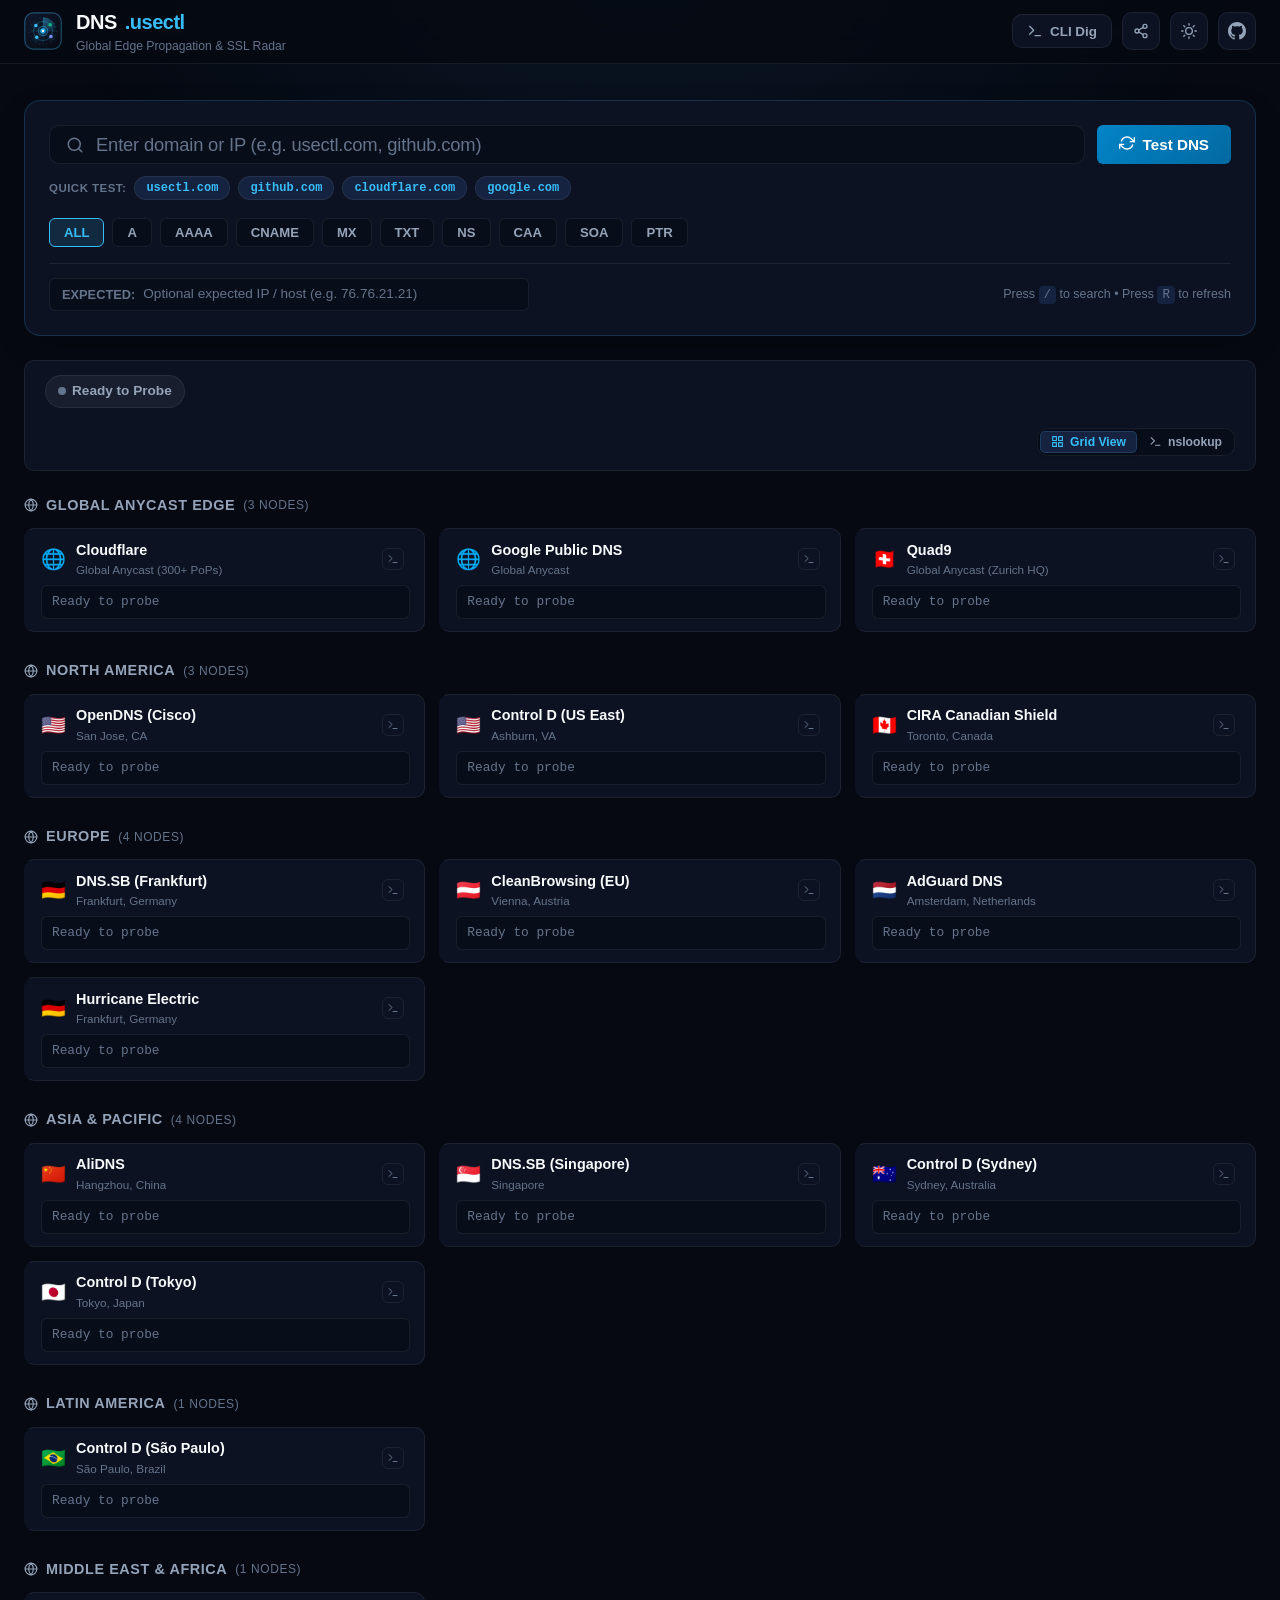
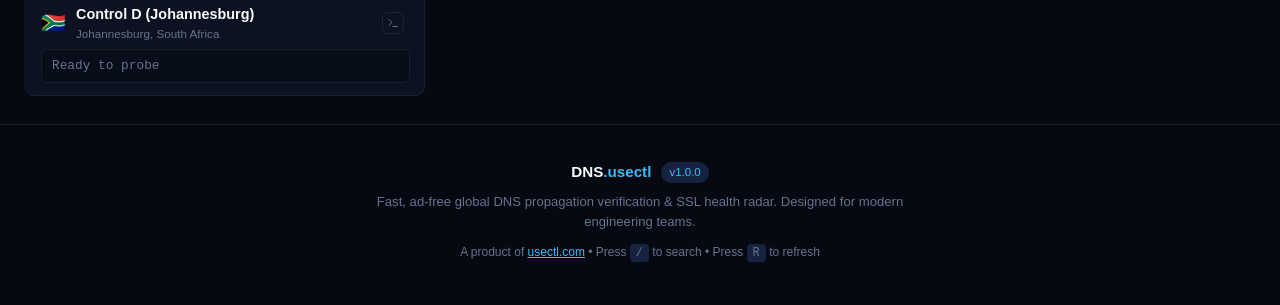
<file: index.html>
<!DOCTYPE html>
<html lang="en" data-theme="dark">
<head>
  <meta charset="UTF-8" />
  <meta name="viewport" content="width=device-width, initial-scale=1.0" />
  <meta http-equiv="X-UA-Compatible" content="IE=edge" />

  <!-- Primary Meta Tags -->
  <title>DNS.usectl.com ⚡ Global DNS Radar &amp; nslookup Cross-Check</title>
  <meta name="title" content="DNS.usectl.com ⚡ Global DNS Radar &amp; nslookup Cross-Check" />
  <meta name="description" content="Real-time global DNS propagation radar &amp; nslookup cross-check across 16+ edge resolvers worldwide. Ad-free, sub-50ms latency, expected record diffing, and SSL certificate health by usectl." />
  <meta name="keywords" content="dns propagation checker, nslookup online, dig online, global dns radar, doh client, whatsmydns alternative, ssl certificate checker, dnssec validator, edns0, dns troubleshooting, usectl, devops tools" />
  <meta name="author" content="usectl" />
  <meta name="robots" content="index, follow, max-image-preview:large, max-snippet:-1, max-video-preview:-1" />
  <link rel="canonical" href="https://dns.usectl.com/" />

  <!-- Open Graph / Facebook / LinkedIn / Discord / Slack -->
  <meta property="og:type" content="website" />
  <meta property="og:url" content="https://dns.usectl.com/" />
  <meta property="og:site_name" content="DNS.usectl.com" />
  <meta property="og:title" content="DNS.usectl.com ⚡ Global DNS Radar &amp; nslookup Cross-Check" />
  <meta property="og:description" content="Ad-free, real-time global DNS propagation radar &amp; nslookup cross-check across 16+ edge resolvers with expected record diffing and SSL certificate monitoring." />
  <meta property="og:image" content="https://dns.usectl.com/og-image.png" />
  <meta property="og:image:secure_url" content="https://dns.usectl.com/og-image.png" />
  <meta property="og:image:type" content="image/png" />
  <meta property="og:image:width" content="1200" />
  <meta property="og:image:height" content="630" />
  <meta property="og:image:alt" content="DNS.usectl.com - Global Edge DNS Radar &amp; nslookup Cross-Check" />
  <meta property="og:locale" content="en_US" />

  <!-- Twitter / X Cards -->
  <meta name="twitter:card" content="summary_large_image" />
  <meta name="twitter:url" content="https://dns.usectl.com/" />
  <meta name="twitter:site" content="@usectl" />
  <meta name="twitter:creator" content="@usectl" />
  <meta name="twitter:title" content="DNS.usectl.com ⚡ Global DNS Radar &amp; nslookup Cross-Check" />
  <meta name="twitter:description" content="Ad-free, real-time global DNS propagation radar &amp; nslookup cross-check across 16+ edge resolvers with expected record diffing and SSL certificate monitoring." />
  <meta name="twitter:image" content="https://dns.usectl.com/og-image.png" />
  <meta name="twitter:image:alt" content="DNS.usectl.com - Global Edge DNS Radar &amp; nslookup Cross-Check" />

  <!-- Machine-Readable & AI Manifests -->
  <link rel="alternate" type="text/plain" href="https://dns.usectl.com/llms.txt" title="LLM Context Brief" />
  <link rel="alternate" type="text/markdown" href="https://dns.usectl.com/llms-full.txt" title="LLM Full Dataset" />
  <link rel="sitemap" type="application/xml" href="https://dns.usectl.com/sitemap.xml" />

  <!-- Schema.org JSON-LD Structured Data (WebApplication & FAQPage) -->
  <script type="application/ld+json">
  {
    "@context": "https://schema.org",
    "@graph": [
      {
        "@type": "WebApplication",
        "@id": "https://dns.usectl.com/#app",
        "name": "DNS.usectl.com",
        "alternateName": "Global DNS Propagation Radar & nslookup Cross-Check",
        "url": "https://dns.usectl.com/",
        "applicationCategory": "DeveloperApplication",
        "operatingSystem": "All",
        "description": "Ad-free global DNS propagation checker and live nslookup cross-check workstation across 16+ edge resolvers worldwide with SSL certificate health.",
        "browserRequirements": "Requires JavaScript. Requires HTML5.",
        "image": "https://dns.usectl.com/og-image.png",
        "featureList": [
          "Live nslookup and dig terminal workstation",
          "16+ global edge resolvers across Anycast, NA, Europe, and APAC",
          "UDP 53 raw socket engine with RFC 6891 EDNS0 support",
          "Expected value diffing to detect stale cached records",
          "Consensus clustering matrix to spot propagation latency splits",
          "Zero-dependency SSL/TLS certificate health and expiration inspector"
        ],
        "offers": {
          "@type": "Offer",
          "price": "0",
          "priceCurrency": "USD"
        },
        "creator": {
          "@type": "Organization",
          "name": "usectl",
          "url": "https://usectl.com"
        }
      },
      {
        "@type": "FAQPage",
        "@id": "https://dns.usectl.com/#faq",
        "mainEntity": [
          {
            "@type": "Question",
            "name": "How do I check global DNS propagation?",
            "acceptedAnswer": {
              "@type": "Answer",
              "text": "Enter your domain and record type in DNS.usectl.com. The tool queries 16+ global Anycast and regional edge resolvers simultaneously using high-speed UDP 53 sockets and DoH to verify resolution worldwide."
            }
          },
          {
            "@type": "Question",
            "name": "What is the nslookup Cross-Check view?",
            "acceptedAnswer": {
              "@type": "Answer",
              "text": "The nslookup Cross-Check view is a developer-first split workstation that displays authentic terminal-formatted nslookup and dig outputs side-by-side with automatic consensus clustering to identify diverging nodes."
            }
          },
          {
            "@type": "Question",
            "name": "What DNS record types are supported?",
            "acceptedAnswer": {
              "@type": "Answer",
              "text": "DNS.usectl.com supports A, AAAA, CNAME, MX, TXT, NS, CAA, SOA, and PTR records with real-time expected value matching and remaining TTL counters."
            }
          },
          {
            "@type": "Question",
            "name": "How does SSL certificate inspection work?",
            "acceptedAnswer": {
              "@type": "Answer",
              "text": "DNS.usectl.com performs a direct TLS handshake with your domain to inspect certificate validity, remaining days before expiration, issuing CA authority, SAN domains, and cipher suites."
            }
          }
        ]
      }
    ]
  }
  </script>

  <!-- Theme & Mobile Icons -->
  <meta name="theme-color" media="(prefers-color-scheme: light)" content="#f8fafc" />
  <meta name="theme-color" media="(prefers-color-scheme: dark)" content="#060912" />
  <link rel="icon" type="image/svg+xml" href="./favicon.svg" />

  <!-- Stylesheets -->
  <link rel="stylesheet" href="./css/styles.css?v=1.0.0" />
  <link rel="stylesheet" href="./css/components.css?v=1.0.0" />
  <link rel="stylesheet" href="./css/animations.css?v=1.0.0" />
</head>
<body>
  <!-- Ambient Gradient Background -->
  <div class="bg-ambient-glow"></div>

  <!-- Semantic Noscript Fallback for Search Crawlers and Non-JS Clients -->
  <noscript>
    <div style="max-width: 860px; margin: 40px auto; padding: 32px; font-family: -apple-system, BlinkMacSystemFont, 'Segoe UI', Roboto, sans-serif; line-height: 1.6; color: #334155;">
      <h1>DNS.usectl.com ⚡ Global Edge DNS Radar &amp; nslookup Cross-Check</h1>
      <p>
        <strong>DNS.usectl.com</strong> is a zero-bloat, ad-free global DNS propagation verification engine and live nslookup cross-check workstation.
        Verify DNS records across 16+ edge resolvers worldwide in sub-50ms latency.
      </p>

      <h2>Supported DNS Record Types</h2>
      <ul>
        <li><strong>A</strong>: IPv4 host address mapping</li>
        <li><strong>AAAA</strong>: IPv6 128-bit address mapping</li>
        <li><strong>CNAME</strong>: Canonical name alias redirection</li>
        <li><strong>MX</strong>: Mail exchange server routing with priority weights</li>
        <li><strong>TXT</strong>: SPF, DKIM, DMARC validation, and domain verification tokens</li>
        <li><strong>NS</strong>: Authoritative nameserver delegation</li>
        <li><strong>CAA</strong>: Certificate Authority Authorization policy flags</li>
        <li><strong>SOA</strong>: Zone administrative metadata, serial numbers, and expiry timers</li>
        <li><strong>PTR</strong>: Reverse DNS in-addr.arpa lookup</li>
      </ul>

      <h2>Global Edge Resolvers Monitored in Real-Time</h2>
      <table border="1" cellpadding="8" cellspacing="0" style="width: 100%; border-collapse: collapse; margin-top: 12px;">
        <thead>
          <tr style="background: #f1f5f9;">
            <th>Resolver</th>
            <th>IP Address</th>
            <th>Location</th>
            <th>Protocol</th>
          </tr>
        </thead>
        <tbody>
          <tr><td>Cloudflare</td><td>1.1.1.1</td><td>Global Anycast (300+ PoPs)</td><td>UDP 53 / DoH</td></tr>
          <tr><td>Google Public DNS</td><td>8.8.8.8</td><td>Global Anycast</td><td>UDP 53 / DoH</td></tr>
          <tr><td>Quad9</td><td>9.9.9.9</td><td>Global Anycast (Zurich HQ)</td><td>UDP 53 / DoH</td></tr>
          <tr><td>OpenDNS (Cisco)</td><td>208.67.222.222</td><td>San Jose, CA</td><td>UDP 53 / DoH</td></tr>
          <tr><td>Control D</td><td>76.76.2.0</td><td>Ashburn, VA</td><td>UDP 53 / DoH</td></tr>
          <tr><td>CIRA Canadian Shield</td><td>149.112.121.10</td><td>Toronto, Canada</td><td>UDP 53 / DoH</td></tr>
          <tr><td>DNS.SB</td><td>185.222.222.222</td><td>Frankfurt, Germany</td><td>UDP 53 / DoH</td></tr>
          <tr><td>CleanBrowsing</td><td>185.228.168.9</td><td>Vienna, Austria</td><td>UDP 53 / DoH</td></tr>
          <tr><td>AdGuard DNS</td><td>94.140.14.14</td><td>Amsterdam, Netherlands</td><td>UDP 53 / DoH</td></tr>
          <tr><td>Hurricane Electric</td><td>74.82.42.42</td><td>Frankfurt, Germany</td><td>UDP 53 / DoH</td></tr>
          <tr><td>AliDNS</td><td>223.5.5.5</td><td>Hangzhou, China</td><td>UDP 53 / DoH</td></tr>
          <tr><td>DNS.SB (Singapore)</td><td>185.222.222.222</td><td>Singapore</td><td>UDP 53 / DoH</td></tr>
          <tr><td>Control D (Tokyo)</td><td>76.76.2.0</td><td>Tokyo, Japan</td><td>UDP 53 / DoH</td></tr>
          <tr><td>Control D (Sydney)</td><td>76.76.2.0</td><td>Sydney, Australia</td><td>UDP 53 / DoH</td></tr>
        </tbody>
      </table>

      <h2>CLI nslookup &amp; dig Cheat Sheet</h2>
      <pre><code># Query A record with nslookup
nslookup -type=A usectl.com 1.1.1.1

# Query MX records via Google
nslookup -type=MX usectl.com 8.8.8.8

# Query TXT records with dig
dig +short TXT usectl.com @1.1.1.1</code></pre>

      <p>
        Machine documentation: <a href="https://dns.usectl.com/llms.txt">llms.txt</a> &bull;
        Full Reference: <a href="https://dns.usectl.com/llms-full.txt">llms-full.txt</a> &bull;
        Part of the <a href="https://usectl.com">usectl.com</a> developer infrastructure suite.
      </p>
    </div>
  </noscript>

  <!-- Mount: Header Navigation -->
  <div id="header-mount"></div>

  <!-- Mount: Hero Search & Record Types -->
  <div id="search-mount"></div>

  <!-- Mount: Global Consensus Summary Bar -->
  <div id="consensus-mount"></div>

  <!-- Mount: DNS Zone Records Overview (MX, NS, CNAME, TXT, A, AAAA, CAA, SOA) -->
  <div id="zone-mount"></div>

  <!-- Mount: Regional Resolver Grid -->
  <main class="main-content" id="grid-mount"></main>

  <!-- Mount: Modals (CLI & SSL Details) -->
  <div id="modal-mount"></div>

  <!-- Site Footer -->
  <footer style="margin-top: auto; border-top: 1px solid var(--border-subtle); padding: 36px 0 44px; text-align: center; font-size: 0.82rem; color: var(--text-dim); position: relative; z-index: 10;">
    <div class="container" style="display: flex; flex-direction: column; align-items: center; gap: 8px;">
      <div style="display: flex; align-items: center; gap: 10px;">
        <span style="font-weight: 800; color: var(--text-main); font-size: 0.95rem;">DNS<span style="color: var(--brand-cyan);">.usectl</span></span>
        <span style="background: var(--bg-surface); padding: 2px 8px; border-radius: 9999px; font-size: 0.72rem; color: var(--brand-cyan);">v1.0.0</span>
      </div>
      <p style="max-width: 540px; line-height: 1.5;">
        Fast, ad-free global DNS propagation verification &amp; SSL health radar. Designed for modern engineering teams.
      </p>
      <div style="font-size: 0.75rem; color: var(--text-dim); margin-top: 4px;">
        A product of <a href="https://usectl.com" target="_blank" rel="noopener" style="color: var(--brand-cyan); text-decoration: underline;">usectl.com</a> &bull; Press <kbd style="background: var(--bg-surface); padding: 2px 6px; border-radius: 4px; font-family: var(--font-mono);">/</kbd> to search &bull; Press <kbd style="background: var(--bg-surface); padding: 2px 6px; border-radius: 4px; font-family: var(--font-mono);">R</kbd> to refresh
      </div>
    </div>
  </footer>

  <!-- App Entrypoint -->
  <script type="module" src="./js/app.js?v=1.0.0"></script>
</body>
</html>
</file>
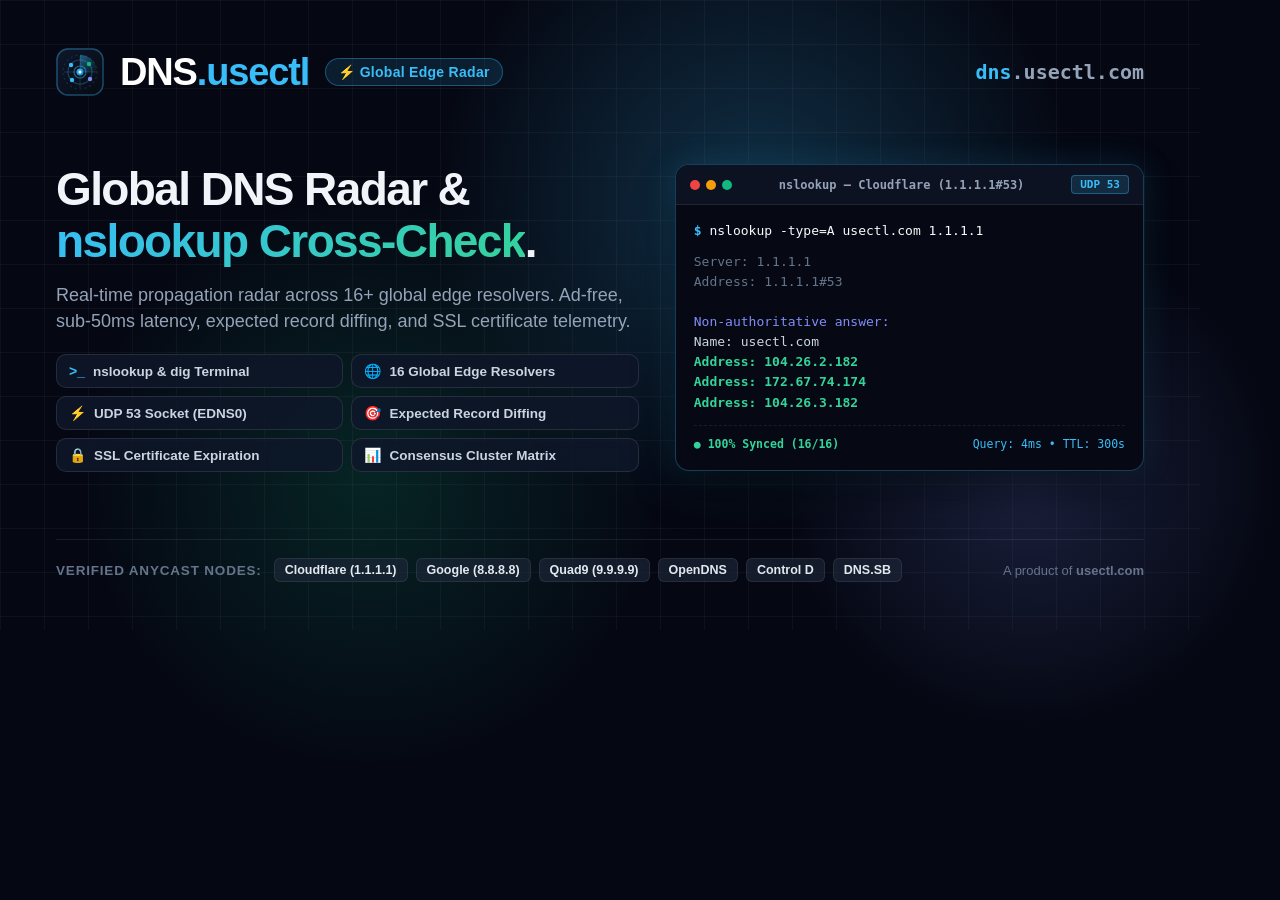
<file: scripts/generate_og.html>
<!DOCTYPE html>
<html lang="en">
<head>
  <meta charset="UTF-8">
  <title>DNS.usectl.com - OpenGraph & Twitter Social Card</title>
  <style>
    * { box-sizing: border-box; margin: 0; padding: 0; }
    body {
      width: 1200px;
      height: 630px;
      overflow: hidden;
      background: #050813;
      font-family: -apple-system, BlinkMacSystemFont, "Segoe UI", Roboto, "Helvetica Neue", sans-serif;
      color: #f8fafc;
      display: flex;
      flex-direction: column;
      justify-content: space-between;
      padding: 48px 56px;
      position: relative;
    }

    /* Ambient Cyber Glows */
    .glow-cyan {
      position: absolute;
      top: -120px;
      right: 120px;
      width: 650px;
      height: 650px;
      background: radial-gradient(circle, rgba(56, 189, 248, 0.22) 0%, rgba(56, 189, 248, 0) 70%);
      pointer-events: none;
    }
    .glow-emerald {
      position: absolute;
      bottom: -140px;
      left: 80px;
      width: 580px;
      height: 580px;
      background: radial-gradient(circle, rgba(16, 185, 129, 0.16) 0%, rgba(16, 185, 129, 0) 70%);
      pointer-events: none;
    }
    .glow-indigo {
      position: absolute;
      bottom: -100px;
      right: -80px;
      width: 500px;
      height: 500px;
      background: radial-gradient(circle, rgba(129, 140, 248, 0.18) 0%, rgba(129, 140, 248, 0) 70%);
      pointer-events: none;
    }

    /* Subtle grid */
    .bg-grid {
      position: absolute;
      inset: 0;
      background-image: 
        linear-gradient(to right, rgba(255, 255, 255, 0.035) 1px, transparent 1px),
        linear-gradient(to bottom, rgba(255, 255, 255, 0.035) 1px, transparent 1px);
      background-size: 44px 44px;
      pointer-events: none;
    }

    /* Top Brand Header */
    .header {
      display: flex;
      align-items: center;
      justify-content: space-between;
      z-index: 10;
    }
    .brand {
      display: flex;
      align-items: center;
      gap: 16px;
    }
    .brand-title {
      font-size: 38px;
      font-weight: 800;
      letter-spacing: -0.03em;
      color: #ffffff;
    }
    .brand-accent {
      color: #38bdf8;
    }
    .brand-badge {
      display: inline-flex;
      align-items: center;
      gap: 6px;
      background: rgba(56, 189, 248, 0.12);
      border: 1px solid rgba(56, 189, 248, 0.35);
      color: #38bdf8;
      padding: 5px 12px;
      border-radius: 9999px;
      font-size: 14px;
      font-weight: 700;
      letter-spacing: 0.02em;
    }
    .domain-url {
      font-size: 20px;
      font-weight: 700;
      font-family: ui-monospace, SFMono-Regular, Menlo, Monaco, Consolas, monospace;
      color: #94a3b8;
    }
    .domain-url span {
      color: #38bdf8;
    }

    /* Main Content: Two Columns */
    .main-layout {
      display: grid;
      grid-template-columns: 1.18fr 0.95fr;
      gap: 36px;
      align-items: center;
      z-index: 10;
      margin: 12px 0;
    }

    /* Left Column */
    .hero-col {
      display: flex;
      flex-direction: column;
      gap: 14px;
    }
    .headline {
      font-size: 46px;
      line-height: 1.14;
      font-weight: 800;
      letter-spacing: -0.035em;
      color: #f1f5f9;
    }
    .headline span {
      background: linear-gradient(135deg, #38bdf8 0%, #34d399 100%);
      -webkit-background-clip: text;
      -webkit-text-fill-color: transparent;
    }
    .subhead {
      font-size: 18px;
      color: #94a3b8;
      line-height: 1.45;
      max-width: 580px;
    }

    /* Feature Pills Grid */
    .features-grid {
      display: grid;
      grid-template-columns: 1fr 1fr;
      gap: 8px;
      margin-top: 6px;
    }
    .feat-pill {
      display: flex;
      align-items: center;
      gap: 8px;
      background: rgba(15, 23, 42, 0.85);
      border: 1px solid rgba(255, 255, 255, 0.1);
      padding: 8px 12px;
      border-radius: 10px;
      font-size: 13.5px;
      font-weight: 600;
      color: #cbd5e1;
    }
    .feat-icon {
      color: #38bdf8;
      font-weight: 800;
      font-size: 14px;
    }

    /* Right Column: Terminal Window */
    .terminal-mock {
      background: #060913;
      border: 1.5px solid rgba(56, 189, 248, 0.3);
      border-radius: 14px;
      box-shadow: 0 20px 48px -12px rgba(0, 0, 0, 0.75), 0 0 32px rgba(56, 189, 248, 0.15);
      overflow: hidden;
      font-family: ui-monospace, SFMono-Regular, Menlo, Monaco, Consolas, monospace;
    }
    .term-titlebar {
      display: flex;
      align-items: center;
      justify-content: space-between;
      background: #0c1222;
      border-bottom: 1px solid rgba(255, 255, 255, 0.08);
      padding: 10px 14px;
    }
    .term-dots {
      display: flex;
      gap: 6px;
    }
    .dot {
      width: 10px;
      height: 10px;
      border-radius: 50%;
    }
    .dot-r { background: #ef4444; }
    .dot-y { background: #f59e0b; }
    .dot-g { background: #10b981; }

    .term-title {
      font-size: 12px;
      color: #94a3b8;
      font-weight: 600;
    }
    .term-tab {
      background: rgba(56, 189, 248, 0.15);
      border: 1px solid rgba(56, 189, 248, 0.35);
      color: #38bdf8;
      padding: 2px 8px;
      border-radius: 4px;
      font-size: 11px;
      font-weight: 700;
    }

    .term-body {
      padding: 16px 18px;
      font-size: 13px;
      line-height: 1.55;
      color: #cbd5e1;
    }
    .term-cmd {
      color: #38bdf8;
      margin-bottom: 10px;
      font-weight: 700;
    }
    .term-cmd span {
      color: #f8fafc;
      font-weight: 500;
    }
    .term-muted {
      color: #64748b;
    }
    .term-key {
      color: #818cf8;
    }
    .term-ans {
      color: #34d399;
      font-weight: 600;
    }
    .term-footer {
      margin-top: 12px;
      padding-top: 10px;
      border-top: 1px dashed rgba(255, 255, 255, 0.08);
      display: flex;
      justify-content: space-between;
      font-size: 11.5px;
    }
    .term-badge-live {
      display: inline-flex;
      align-items: center;
      gap: 5px;
      color: #34d399;
      font-weight: 700;
    }

    /* Footer */
    .footer {
      display: flex;
      align-items: center;
      justify-content: space-between;
      border-top: 1px solid rgba(255, 255, 255, 0.08);
      padding-top: 18px;
      z-index: 10;
    }
    .footer-left {
      display: flex;
      align-items: center;
      gap: 12px;
    }
    .footer-label {
      font-size: 13.5px;
      text-transform: uppercase;
      letter-spacing: 0.06em;
      font-weight: 700;
      color: #64748b;
    }
    .nodes-strip {
      display: flex;
      gap: 8px;
    }
    .node-pill {
      background: rgba(30, 41, 59, 0.6);
      border: 1px solid rgba(255, 255, 255, 0.08);
      padding: 4px 10px;
      border-radius: 6px;
      font-size: 12.5px;
      font-weight: 600;
      color: #e2e8f0;
    }
    .footer-right {
      font-size: 13px;
      color: #64748b;
    }
  </style>
</head>
<body>
  <div class="glow-cyan"></div>
  <div class="glow-emerald"></div>
  <div class="glow-indigo"></div>
  <div class="bg-grid"></div>

  <!-- Top Header -->
  <div class="header">
    <div class="brand">
      <svg width="48" height="48" viewBox="0 0 48 48" fill="none" xmlns="http://www.w3.org/2000/svg">
        <defs>
          <linearGradient id="ogDnsBg" x1="0%" y1="0%" x2="100%" y2="100%">
            <stop offset="0%" stop-color="#0f172a" />
            <stop offset="100%" stop-color="#070a13" />
          </linearGradient>
          <linearGradient id="ogRadarCyan" x1="0%" y1="0%" x2="100%" y2="100%">
            <stop offset="0%" stop-color="#38bdf8" />
            <stop offset="100%" stop-color="#0284c7" />
          </linearGradient>
          <linearGradient id="ogSweep" x1="0%" y1="0%" x2="100%" y2="100%">
            <stop offset="0%" stop-color="#38bdf8" stop-opacity="0.45" />
            <stop offset="100%" stop-color="#38bdf8" stop-opacity="0" />
          </linearGradient>
        </defs>
        <rect width="48" height="48" rx="12" fill="url(#ogDnsBg)" />
        <rect x="1" y="1" width="46" height="46" rx="11" stroke="rgba(56, 189, 248, 0.35)" stroke-width="1.5" />
        <circle cx="24" cy="24" r="17" stroke="rgba(56, 189, 248, 0.16)" stroke-width="1.2" stroke-dasharray="2 3" />
        <circle cx="24" cy="24" r="12" stroke="rgba(56, 189, 248, 0.28)" stroke-width="1.2" />
        <circle cx="24" cy="24" r="6" stroke="rgba(56, 189, 248, 0.45)" stroke-width="1.2" />
        <line x1="24" y1="8" x2="24" y2="40" stroke="rgba(56, 189, 248, 0.2)" stroke-width="1" />
        <line x1="8" y1="24" x2="40" y2="24" stroke="rgba(56, 189, 248, 0.2)" stroke-width="1" />
        <path d="M24 24 L24 7 A17 17 0 0 1 41 24 Z" fill="url(#ogSweep)" />
        <circle cx="15" cy="17" r="2.2" fill="#38bdf8" />
        <circle cx="33" cy="16" r="2.2" fill="#10b981" />
        <circle cx="34" cy="31" r="2.2" fill="#818cf8" />
        <circle cx="16" cy="32" r="2.2" fill="#38bdf8" />
        <circle cx="24" cy="24" r="3.5" fill="url(#ogRadarCyan)" />
        <circle cx="24" cy="24" r="1.5" fill="#ffffff" />
      </svg>
      <div>
        <span class="brand-title">DNS<span class="brand-accent">.usectl</span></span>
      </div>
      <div class="brand-badge">⚡ Global Edge Radar</div>
    </div>
    <div class="domain-url">
      <span>dns</span>.usectl.com
    </div>
  </div>

  <!-- Main Layout -->
  <div class="main-layout">
    <!-- Left Column: Title & Feature Grid -->
    <div class="hero-col">
      <h1 class="headline">
        Global DNS Radar &amp; <span>nslookup Cross-Check</span>.
      </h1>
      <p class="subhead">
        Real-time propagation radar across 16+ global edge resolvers. Ad-free, sub-50ms latency, expected record diffing, and SSL certificate telemetry.
      </p>

      <div class="features-grid">
        <div class="feat-pill"><span class="feat-icon">&gt;_</span> nslookup &amp; dig Terminal</div>
        <div class="feat-pill"><span class="feat-icon">🌐</span> 16 Global Edge Resolvers</div>
        <div class="feat-pill"><span class="feat-icon">⚡</span> UDP 53 Socket (EDNS0)</div>
        <div class="feat-pill"><span class="feat-icon">🎯</span> Expected Record Diffing</div>
        <div class="feat-pill"><span class="feat-icon">🔒</span> SSL Certificate Expiration</div>
        <div class="feat-pill"><span class="feat-icon">📊</span> Consensus Cluster Matrix</div>
      </div>
    </div>

    <!-- Right Column: Terminal Mockup -->
    <div class="terminal-mock">
      <div class="term-titlebar">
        <div class="term-dots">
          <span class="dot dot-r"></span>
          <span class="dot dot-y"></span>
          <span class="dot dot-g"></span>
        </div>
        <span class="term-title">nslookup — Cloudflare (1.1.1.1#53)</span>
        <span class="term-tab">UDP 53</span>
      </div>

      <div class="term-body">
        <div class="term-cmd">$ <span>nslookup -type=A usectl.com 1.1.1.1</span></div>
        <div class="term-muted">Server:   1.1.1.1</div>
        <div class="term-muted">Address:  1.1.1.1#53</div>
        <br/>
        <div class="term-key">Non-authoritative answer:</div>
        <div>Name:    usectl.com</div>
        <div class="term-ans">Address: 104.26.2.182</div>
        <div class="term-ans">Address: 172.67.74.174</div>
        <div class="term-ans">Address: 104.26.3.182</div>

        <div class="term-footer">
          <span class="term-badge-live">● 100% Synced (16/16)</span>
          <span style="color: #38bdf8;">Query: 4ms &bull; TTL: 300s</span>
        </div>
      </div>
    </div>
  </div>

  <!-- Bottom Footer -->
  <div class="footer">
    <div class="footer-left">
      <span class="footer-label">Verified Anycast Nodes:</span>
      <div class="nodes-strip">
        <div class="node-pill">Cloudflare (1.1.1.1)</div>
        <div class="node-pill">Google (8.8.8.8)</div>
        <div class="node-pill">Quad9 (9.9.9.9)</div>
        <div class="node-pill">OpenDNS</div>
        <div class="node-pill">Control D</div>
        <div class="node-pill">DNS.SB</div>
      </div>
    </div>
    <div class="footer-right">
      A product of <strong>usectl.com</strong>
    </div>
  </div>
</body>
</html>
</file>
<file: css/styles.css>
/**
 * DNS.usectl.com - Design System Tokens & Base Styles
 */
:root {
  /* Color Palette - Dark Theme Default */
  --bg-page: #060912;
  --bg-card: #0c1222;
  --bg-card-hover: #111b33;
  --bg-surface: #152240;
  --bg-input: #080d1a;
  
  --border-subtle: rgba(255, 255, 255, 0.07);
  --border-color: rgba(56, 189, 248, 0.18);
  --border-focus: #38bdf8;
  
  /* Text */
  --text-main: #f8fafc;
  --text-muted: #94a3b8;
  --text-dim: #64748b;
  
  /* Brand & Accents */
  --brand-cyan: #38bdf8;
  --brand-cyan-glow: rgba(56, 189, 248, 0.25);
  --brand-indigo: #818cf8;
  --brand-emerald: #10b981;
  --brand-amber: #f59e0b;
  --brand-rose: #f43f5e;
  
  /* Status Indicators */
  --status-synced-bg: rgba(16, 185, 129, 0.12);
  --status-synced-border: rgba(16, 185, 129, 0.35);
  --status-synced-text: #34d399;
  
  --status-diff-bg: rgba(245, 158, 11, 0.12);
  --status-diff-border: rgba(245, 158, 11, 0.35);
  --status-diff-text: #fbbf24;
  
  --status-error-bg: rgba(244, 63, 94, 0.12);
  --status-error-border: rgba(244, 63, 94, 0.35);
  --status-error-text: #fb7185;

  /* Typography & Sizing */
  --font-sans: -apple-system, BlinkMacSystemFont, "Segoe UI", Roboto, "Helvetica Neue", sans-serif;
  --font-mono: ui-monospace, SFMono-Regular, Menlo, Monaco, Consolas, monospace;
  --radius-sm: 6px;
  --radius-md: 10px;
  --radius-lg: 16px;
  --radius-full: 9999px;
  
  /* Layout */
  --max-width: 1360px;
  --header-height: 64px;
  --container-padding: 24px;
}

@media (max-width: 768px) {
  :root {
    --header-height: 56px;
    --container-padding: 14px;
  }
}

[data-theme="light"] {
  --bg-page: #f8fafc;
  --bg-card: #ffffff;
  --bg-card-hover: #f1f5f9;
  --bg-surface: #e2e8f0;
  --bg-input: #ffffff;
  
  --border-subtle: #e2e8f0;
  --border-color: #cbd5e1;
  --border-focus: #0284c7;
  
  --text-main: #0f172a;
  --text-muted: #475569;
  --text-dim: #64748b;
  
  --brand-cyan: #0284c7;
  --brand-cyan-glow: rgba(2, 132, 199, 0.18);
  --brand-emerald: #059669;
  --brand-amber: #d97706;
  --brand-rose: #e11d48;
}

/* Reset & Box Sizing */
*, *::before, *::after {
  box-sizing: border-box;
  margin: 0;
  padding: 0;
}

html {
  overflow-x: hidden;
  width: 100%;
}

body {
  background-color: var(--bg-page);
  color: var(--text-main);
  font-family: var(--font-sans);
  min-height: 100vh;
  width: 100%;
  max-width: 100vw;
  display: flex;
  flex-direction: column;
  -webkit-font-smoothing: antialiased;
  -moz-osx-font-smoothing: grayscale;
  line-height: 1.5;
  overflow-x: hidden;
  position: relative;
}

/* Ambient Background Glow */
.bg-ambient-glow {
  position: fixed;
  top: 0;
  left: 50%;
  transform: translateX(-50%);
  width: 100%;
  max-width: 1200px;
  height: 480px;
  background: radial-gradient(50% 50% at 50% 0%, rgba(56, 189, 248, 0.08) 0%, rgba(56, 189, 248, 0) 100%);
  pointer-events: none;
  z-index: 0;
}

/* Container */
.container {
  width: 100%;
  max-width: var(--max-width);
  margin-left: auto;
  margin-right: auto;
  padding-left: var(--container-padding);
  padding-right: var(--container-padding);
  position: relative;
  z-index: 1;
}

/* Links & Buttons Reset */
a {
  color: inherit;
  text-decoration: none;
}

button {
  font-family: inherit;
  border: none;
  background: none;
  cursor: pointer;
  color: inherit;
}

input {
  font-family: inherit;
  color: inherit;
  outline: none;
  border: none;
}
</file>
<file: css/components.css>
/**
 * DNS.usectl.com - UI Component Styles
 */

/* Site Header */
.site-header {
  position: sticky;
  top: 0;
  height: var(--header-height);
  background: rgba(6, 9, 18, 0.82);
  backdrop-filter: blur(16px);
  -webkit-backdrop-filter: blur(16px);
  border-bottom: 1px solid var(--border-subtle);
  z-index: 100;
  display: flex;
  align-items: center;
}

[data-theme="light"] .site-header {
  background: rgba(255, 255, 255, 0.88);
}

.site-header-inner {
  display: flex;
  align-items: center;
  justify-content: space-between;
  width: 100%;
}

.brand-group {
  display: flex;
  align-items: center;
  gap: 14px;
}

.brand-logo-wrap {
  display: flex;
  align-items: center;
  justify-content: center;
  transition: transform 0.2s cubic-bezier(0.16, 1, 0.3, 1);
}

.brand-logo-wrap:hover {
  transform: scale(1.05);
}

.brand-text {
  display: flex;
  flex-direction: column;
}

.brand-title {
  font-size: 1.25rem;
  font-weight: 800;
  letter-spacing: -0.025em;
  color: var(--text-main);
  display: flex;
  align-items: center;
  gap: 8px;
}

.brand-title .brand-accent {
  color: var(--brand-cyan);
}

.brand-subtitle {
  font-size: 0.76rem;
  color: var(--text-dim);
  font-weight: 500;
}

.header-actions {
  display: flex;
  align-items: center;
  gap: 10px;
}

.icon-btn {
  display: inline-flex;
  align-items: center;
  justify-content: center;
  width: 38px;
  height: 38px;
  border-radius: var(--radius-md);
  border: 1px solid var(--border-subtle);
  background: var(--bg-card);
  color: var(--text-muted);
  transition: all 0.15s ease;
}

.icon-btn:hover {
  color: var(--text-main);
  border-color: var(--border-color);
  background: var(--bg-card-hover);
}

.text-btn {
  display: inline-flex;
  align-items: center;
  gap: 7px;
  padding: 8px 14px;
  font-size: 0.84rem;
  font-weight: 600;
  border-radius: var(--radius-md);
  border: 1px solid var(--border-subtle);
  background: var(--bg-card);
  color: var(--text-muted);
  transition: all 0.15s ease;
}

.text-btn:hover {
  color: var(--text-main);
  border-color: var(--border-color);
  background: var(--bg-card-hover);
}

/* Hero Section & Search */
.hero-radar-strip {
  padding-top: 36px;
  padding-bottom: 24px;
}

.hero-search-card {
  background: var(--bg-card);
  border: 1px solid var(--border-color);
  border-radius: var(--radius-lg);
  padding: 24px;
  box-shadow: 0 12px 36px -12px rgba(0, 0, 0, 0.45);
  position: relative;
}

.search-form-wrap {
  display: flex;
  align-items: stretch;
  gap: 12px;
  width: 100%;
}

.search-input-box,
.search-input-row {
  flex: 1;
  min-width: 0;
  display: flex;
  align-items: center;
  gap: 12px;
  background: var(--bg-input);
  border: 1.5px solid var(--border-subtle);
  border-radius: var(--radius-md);
  padding: 6px 10px 6px 16px;
  transition: border-color 0.2s, box-shadow 0.2s;
}

.search-input-box:focus-within,
.search-input-row:focus-within {
  border-color: var(--border-focus);
  box-shadow: 0 0 0 3px var(--brand-cyan-glow);
}

.search-icon-wrap {
  color: var(--text-dim);
  display: flex;
  align-items: center;
  flex-shrink: 0;
}

.domain-input {
  flex: 1;
  min-width: 0;
  font-size: 1.15rem;
  font-weight: 600;
  background: transparent;
  color: var(--text-main);
  letter-spacing: -0.01em;
}

.domain-input::placeholder {
  color: var(--text-dim);
  font-weight: 400;
}

.btn-clear-domain {
  display: inline-flex;
  align-items: center;
  justify-content: center;
  width: 26px;
  height: 26px;
  border-radius: 50%;
  color: var(--text-dim);
  background: transparent;
  cursor: pointer;
  transition: all 0.15s ease;
  flex-shrink: 0;
}

.btn-clear-domain:hover {
  color: var(--text-main);
  background: var(--bg-surface);
}

.btn-clear-domain.is-hidden {
  display: none !important;
}

.query-action-btn {
  display: inline-flex;
  align-items: center;
  justify-content: center;
  gap: 8px;
  background: linear-gradient(135deg, #0284c7 0%, #0369a1 100%);
  color: #ffffff;
  padding: 10px 22px;
  border-radius: var(--radius-sm);
  font-weight: 600;
  font-size: 0.95rem;
  transition: all 0.2s;
  flex-shrink: 0;
  cursor: pointer;
  white-space: nowrap;
}

.query-action-btn:hover {
  background: linear-gradient(135deg, #0ea5e9 0%, #0284c7 100%);
  box-shadow: 0 0 16px var(--brand-cyan-glow);
}

/* Quick Demo Suggestion Chips */
.sample-try-row {
  display: flex;
  align-items: center;
  gap: 8px;
  margin-top: 12px;
  min-width: 0;
}

.sample-chips-scroll {
  display: flex;
  align-items: center;
  gap: 8px;
  overflow-x: auto;
  scrollbar-width: none;
  -webkit-overflow-scrolling: touch;
  flex: 1;
  min-width: 0;
  padding-bottom: 2px;
}

.sample-chips-scroll::-webkit-scrollbar {
  display: none;
}

.sample-label {
  font-size: 0.72rem;
  font-weight: 700;
  text-transform: uppercase;
  color: var(--text-dim);
  letter-spacing: 0.04em;
  flex-shrink: 0;
}

.sample-chip {
  background: var(--bg-surface);
  border: 1px solid var(--border-subtle);
  border-radius: 9999px;
  padding: 4px 11px;
  font-size: 0.75rem;
  font-family: var(--font-mono);
  font-weight: 600;
  color: var(--brand-cyan);
  cursor: pointer;
  transition: all 0.15s ease;
  white-space: nowrap;
  flex-shrink: 0;
}

.sample-chip:hover {
  background: rgba(56, 189, 248, 0.15);
  border-color: var(--brand-cyan);
  color: var(--text-main);
}

.record-val-idle {
  color: var(--text-dim);
  font-size: 0.8rem;
}

/* Record Type Selector Pills */
.record-types-row {
  display: flex;
  align-items: center;
  gap: 8px;
  flex-wrap: wrap;
  margin-top: 16px;
}

.record-type-pill {
  padding: 6px 14px;
  font-size: 0.82rem;
  font-weight: 700;
  border-radius: var(--radius-sm);
  border: 1px solid var(--border-subtle);
  background: var(--bg-input);
  color: var(--text-muted);
  cursor: pointer;
  transition: all 0.15s ease;
}

.record-type-pill:hover {
  color: var(--text-main);
  border-color: var(--border-color);
}

.record-type-pill.active {
  background: rgba(56, 189, 248, 0.14);
  border-color: var(--brand-cyan);
  color: var(--brand-cyan);
}

/* Expected Value Row */
.expected-toggle-row {
  display: flex;
  align-items: center;
  justify-content: space-between;
  margin-top: 16px;
  padding-top: 14px;
  border-top: 1px solid var(--border-subtle);
}

.expected-label {
  color: var(--text-dim);
  font-size: 0.8rem;
  font-weight: 700;
  flex-shrink: 0;
}

.desktop-shortcut-hints {
  font-size: 0.78rem;
  color: var(--text-dim);
  white-space: nowrap;
  flex-shrink: 0;
}

.expected-input-wrap {
  display: flex;
  align-items: center;
  gap: 8px;
  flex: 1;
  max-width: 480px;
  background: var(--bg-input);
  border: 1px solid var(--border-subtle);
  border-radius: var(--radius-sm);
  padding: 6px 12px;
  min-width: 0;
}

.expected-input-wrap input {
  flex: 1;
  min-width: 0;
  background: transparent;
  font-family: var(--font-mono);
  font-size: 0.85rem;
  color: var(--text-main);
}

.expected-input-wrap input::placeholder {
  color: var(--text-dim);
  font-family: var(--font-sans);
}

/* Consensus Summary Bar */
.consensus-summary-card {
  background: var(--bg-card);
  border: 1px solid var(--border-subtle);
  border-radius: var(--radius-md);
  padding: 14px 20px;
  margin-bottom: 24px;
  min-height: 64px;
  display: flex;
  align-items: center;
  justify-content: space-between;
  flex-wrap: wrap;
  gap: 16px;
  box-sizing: border-box;
}

.consensus-left {
  display: flex;
  align-items: center;
  gap: 14px;
  flex-wrap: wrap;
}

.consensus-right {
  display: flex;
  align-items: center;
  gap: 8px;
  flex-wrap: wrap;
  justify-content: flex-end;
  margin-left: auto;
}

.consensus-badge {
  display: inline-flex;
  align-items: center;
  gap: 6px;
  padding: 5px 12px;
  border-radius: var(--radius-full);
  font-weight: 700;
  font-size: 0.85rem;
  white-space: nowrap;
}

.consensus-badge.synced {
  background: var(--status-synced-bg);
  border: 1px solid var(--status-synced-border);
  color: var(--status-synced-text);
}

.consensus-badge.partial {
  background: var(--status-diff-bg);
  border: 1px solid var(--status-diff-border);
  color: var(--status-diff-text);
}

.consensus-badge.idle {
  background: rgba(255, 255, 255, 0.05);
  border: 1px solid var(--border-subtle);
  color: var(--text-muted);
}

.consensus-stats {
  display: flex;
  align-items: center;
  gap: 14px;
  font-size: 0.84rem;
  color: var(--text-muted);
  flex-wrap: wrap;
}

.consensus-stats strong {
  color: var(--text-main);
}

.ssl-pill {
  display: inline-flex;
  align-items: center;
  gap: 6px;
  padding: 4px 10px;
  border-radius: var(--radius-full);
  font-size: 0.76rem;
  font-weight: 600;
  background: rgba(56, 189, 248, 0.1);
  border: 1px solid rgba(56, 189, 248, 0.3);
  color: var(--brand-cyan);
  cursor: pointer;
  transition: all 0.15s ease;
  white-space: nowrap;
  height: 28px;
  box-sizing: border-box;
}

.ssl-pill:hover {
  background: rgba(56, 189, 248, 0.18);
  border-color: var(--brand-cyan);
}

/* Resolver Region Groups */
.region-group {
  margin-bottom: 28px;
}

.region-header {
  display: flex;
  align-items: center;
  gap: 8px;
  margin-bottom: 12px;
  font-size: 0.9rem;
  font-weight: 700;
  color: var(--text-muted);
  text-transform: uppercase;
  letter-spacing: 0.04em;
}

.resolvers-grid {
  display: grid;
  grid-template-columns: repeat(auto-fill, minmax(310px, 1fr));
  gap: 14px;
}

/* Resolver Card - Fixed Geometry (Zero Jumping) */
.resolver-card {
  background: var(--bg-card);
  border: 1px solid var(--border-subtle);
  border-left: 3px solid transparent;
  border-radius: var(--radius-md);
  padding: 12px 14px;
  display: flex;
  flex-direction: column;
  justify-content: space-between;
  height: 104px;
  min-height: 104px;
  max-height: 104px;
  box-sizing: border-box;
  transition: border-color 0.2s ease, background-color 0.2s ease, box-shadow 0.2s ease;
  position: relative;
  overflow: hidden;
}

.resolver-card:hover {
  border-color: var(--border-color);
  background: var(--bg-card-hover);
}

.resolver-card.is-matched {
  border-left-color: var(--brand-emerald);
}

.resolver-card.is-differing {
  border-left-color: var(--brand-amber);
}

.resolver-card.is-error {
  border-left-color: var(--brand-rose);
}

.resolver-card.is-probing {
  opacity: 0.85;
}

.resolver-card-top {
  display: flex;
  align-items: center;
  justify-content: space-between;
  height: 36px;
  min-height: 36px;
}

.resolver-info {
  display: flex;
  align-items: center;
  gap: 10px;
  overflow: hidden;
}

.resolver-flag {
  font-size: 1.25rem;
  line-height: 1;
  flex-shrink: 0;
}

.resolver-title-col {
  display: flex;
  flex-direction: column;
  overflow: hidden;
}

.resolver-name {
  font-size: 0.9rem;
  font-weight: 700;
  color: var(--text-main);
  white-space: nowrap;
  overflow: hidden;
  text-overflow: ellipsis;
}

.resolver-location {
  font-size: 0.73rem;
  color: var(--text-dim);
  white-space: nowrap;
  overflow: hidden;
  text-overflow: ellipsis;
}

.resolver-meta-badges {
  display: flex;
  align-items: center;
  justify-content: flex-end;
  gap: 6px;
  min-width: 96px;
  flex-shrink: 0;
}

.btn-card-nslookup {
  width: 22px;
  height: 22px;
  display: inline-flex;
  align-items: center;
  justify-content: center;
  background: transparent;
  border: 1px solid var(--border-subtle);
  border-radius: var(--radius-sm);
  color: var(--text-dim);
  cursor: pointer;
  transition: all 0.15s ease;
  padding: 0;
}

.btn-card-nslookup:hover {
  color: var(--brand-cyan);
  border-color: var(--brand-cyan);
  background: rgba(56, 189, 248, 0.12);
}

.resolver-info {
  cursor: pointer;
}


.latency-badge {
  font-size: 0.74rem;
  font-family: var(--font-mono);
  font-weight: 600;
  padding: 2px 6px;
  border-radius: var(--radius-sm);
  background: var(--bg-surface);
  color: var(--text-muted);
  line-height: 1.2;
}

.latency-badge.fast {
  color: #34d399;
}
.latency-badge.medium {
  color: #fbbf24;
}
.latency-badge.slow {
  color: #fb7185;
}

.resolver-card-bottom {
  display: flex;
  align-items: center;
  height: 34px;
  min-height: 34px;
  max-height: 34px;
  background: var(--bg-input);
  border: 1px solid var(--border-subtle);
  border-radius: var(--radius-sm);
  padding: 0 10px;
  box-sizing: border-box;
  cursor: pointer;
  transition: background-color 0.15s ease;
  overflow: hidden;
}

.resolver-card-bottom:hover {
  background: rgba(255, 255, 255, 0.04);
}

.record-val-row {
  display: flex;
  align-items: center;
  justify-content: space-between;
  gap: 8px;
  width: 100%;
  font-family: var(--font-mono);
  font-size: 0.83rem;
  overflow: hidden;
}

.record-val-text {
  color: var(--text-main);
  white-space: nowrap;
  overflow: hidden;
  text-overflow: ellipsis;
  user-select: all;
  flex: 1;
  min-width: 0;
}

.record-ttl {
  font-size: 0.72rem;
  color: var(--text-dim);
  white-space: nowrap;
  flex-shrink: 0;
}

/* Modals */
.modal-backdrop {
  position: fixed;
  inset: 0;
  background: rgba(0, 0, 0, 0.65);
  backdrop-filter: blur(8px);
  -webkit-backdrop-filter: blur(8px);
  z-index: 200;
  display: flex;
  align-items: center;
  justify-content: center;
  padding: 20px;
}

.modal-content {
  background: var(--bg-card);
  border: 1px solid var(--border-color);
  border-radius: var(--radius-lg);
  max-width: 640px;
  width: 100%;
  max-height: 90vh;
  overflow-y: auto;
  box-sizing: border-box;
  padding: 28px;
  box-shadow: 0 20px 48px -12px rgba(0, 0, 0, 0.75);
  display: flex;
  flex-direction: column;
  gap: 20px;
}

.modal-header {
  display: flex;
  align-items: center;
  justify-content: space-between;
}

.modal-title {
  font-size: 1.2rem;
  font-weight: 800;
}

.modal-close-btn {
  color: var(--text-muted);
  cursor: pointer;
  padding: 4px;
}

.modal-close-btn:hover {
  color: var(--text-main);
}

.cli-snippet-block {
  background: var(--bg-input);
  border: 1px solid var(--border-subtle);
  border-radius: var(--radius-sm);
  padding: 12px 14px;
  display: flex;
  align-items: center;
  justify-content: space-between;
  gap: 12px;
  font-family: var(--font-mono);
  font-size: 0.84rem;
  color: var(--brand-cyan);
}

/* View Mode Segmented Switcher */
.view-mode-toggle {
  display: inline-flex;
  align-items: center;
  background: var(--bg-input);
  border: 1.5px solid var(--border-subtle);
  border-radius: var(--radius-md);
  padding: 2px;
  gap: 2px;
  height: 28px;
  box-sizing: border-box;
  margin-left: auto;
}

.view-mode-btn {
  display: inline-flex;
  align-items: center;
  gap: 6px;
  padding: 0 10px;
  height: 22px;
  font-size: 0.76rem;
  font-weight: 600;
  color: var(--text-muted);
  border-radius: 5px;
  border: none;
  background: transparent;
  cursor: pointer;
  transition: all 0.15s ease;
}

.view-mode-btn:hover {
  color: var(--text-main);
  background: rgba(255, 255, 255, 0.04);
}

.view-mode-btn.active {
  color: var(--brand-cyan);
  background: var(--bg-surface);
  box-shadow: 0 1px 4px rgba(0, 0, 0, 0.35);
  border: 1px solid var(--border-color);
}

/* Slide-Over Overlay Drawer */
.drawer-backdrop {
  position: fixed;
  top: 0;
  left: 0;
  width: 100vw;
  height: 100vh;
  background: rgba(4, 7, 14, 0.7);
  backdrop-filter: blur(6px);
  -webkit-backdrop-filter: blur(6px);
  z-index: 999;
  display: flex;
  justify-content: flex-end;
}

.nslookup-drawer {
  width: 580px;
  max-width: 94vw;
  height: 100vh;
  background: var(--bg-card);
  border-left: 1px solid var(--border-color);
  box-shadow: -16px 0 48px rgba(0, 0, 0, 0.65);
  display: flex;
  flex-direction: column;
  overflow-y: auto;
  z-index: 1000;
  padding: 24px;
  box-sizing: border-box;
  gap: 16px;
}

.drawer-header {
  display: flex;
  align-items: center;
  justify-content: space-between;
  gap: 12px;
  padding-bottom: 12px;
  border-bottom: 1px solid var(--border-subtle);
}

.drawer-title-group {
  display: flex;
  align-items: center;
  gap: 12px;
}

.drawer-flag {
  font-size: 1.8rem;
  line-height: 1;
}

.drawer-resolver-title {
  display: flex;
  align-items: center;
  gap: 8px;
}

.drawer-resolver-title h3 {
  margin: 0;
  font-size: 1.12rem;
  font-weight: 800;
  color: var(--text-main);
}

.drawer-ip-tag {
  font-family: var(--font-mono);
  font-size: 0.74rem;
  color: var(--brand-cyan);
  background: var(--bg-surface);
  border: 1px solid var(--border-color);
  padding: 2px 7px;
  border-radius: var(--radius-sm);
}

.drawer-location {
  margin: 2px 0 0;
  font-size: 0.78rem;
  color: var(--text-dim);
}

.drawer-actions-top {
  display: flex;
  align-items: center;
  gap: 8px;
}

.drawer-nav-group {
  display: flex;
  align-items: center;
  gap: 4px;
  background: var(--bg-input);
  border: 1px solid var(--border-subtle);
  padding: 2px 6px;
  border-radius: 6px;
}

.drawer-step-indicator {
  font-size: 0.72rem;
  font-family: var(--font-mono);
  color: var(--text-dim);
  padding: 0 4px;
}

.icon-btn-sm {
  background: transparent;
  border: none;
  color: var(--text-muted);
  cursor: pointer;
  display: flex;
  align-items: center;
  justify-content: center;
  padding: 3px;
  border-radius: 4px;
  transition: all 0.12s ease;
}

.icon-btn-sm:hover {
  color: var(--text-main);
  background: rgba(255, 255, 255, 0.08);
}

.drawer-telemetry-bar {
  display: grid;
  grid-template-columns: repeat(4, 1fr);
  gap: 8px;
  background: var(--bg-input);
  border: 1px solid var(--border-subtle);
  border-radius: var(--radius-md);
  padding: 10px 14px;
}

.telemetry-item {
  display: flex;
  flex-direction: column;
  gap: 2px;
}

.tel-label {
  font-size: 0.68rem;
  font-weight: 700;
  text-transform: uppercase;
  color: var(--text-dim);
  letter-spacing: 0.02em;
}

.tel-value {
  font-size: 0.84rem;
  font-weight: 600;
  color: var(--text-main);
}

.tel-value.success { color: var(--brand-emerald); }
.tel-value.warning { color: var(--brand-amber); }
.tel-value.danger { color: var(--brand-rose); }
.tel-value.mono { font-family: var(--font-mono); }

/* Authentic macOS Terminal Window */
.terminal-card {
  background: #050811;
  border: 1px solid rgba(56, 189, 248, 0.25);
  border-radius: var(--radius-md);
  overflow: hidden;
  box-shadow: 0 12px 32px rgba(0, 0, 0, 0.55);
}

.terminal-titlebar {
  display: flex;
  align-items: center;
  justify-content: space-between;
  background: #0a0f1e;
  border-bottom: 1px solid rgba(255, 255, 255, 0.06);
  padding: 8px 12px;
  gap: 10px;
}

.terminal-title-left {
  display: flex;
  align-items: center;
  gap: 10px;
  min-width: 0;
  overflow: hidden;
}

.terminal-title-right {
  display: flex;
  align-items: center;
  gap: 8px;
  flex-shrink: 0;
}

.terminal-dots {
  display: flex;
  gap: 6px;
  align-items: center;
}

.dot {
  width: 10px;
  height: 10px;
  border-radius: 50%;
  display: inline-block;
}

.dot-red { background: #ef4444; }
.dot-yellow { background: #f59e0b; }
.dot-green { background: #10b981; }

.terminal-center-title {
  display: flex;
  align-items: center;
  gap: 6px;
  font-size: 0.74rem;
  font-family: var(--font-mono);
  color: var(--text-muted);
}

.terminal-tab-switch {
  display: flex;
  gap: 4px;
}

.term-tab {
  background: transparent;
  border: 1px solid transparent;
  color: var(--text-dim);
  font-size: 0.74rem;
  font-weight: 600;
  padding: 3px 8px;
  border-radius: 4px;
  cursor: pointer;
  display: inline-flex;
  align-items: center;
  gap: 4px;
  transition: all 0.12s;
}

.term-tab:hover {
  color: var(--text-main);
}

.term-tab.active {
  background: var(--bg-surface);
  color: var(--brand-cyan);
  border-color: var(--border-color);
}

.terminal-actions {
  display: flex;
  gap: 6px;
}

.btn-copy-term {
  display: inline-flex;
  align-items: center;
  gap: 4px;
  background: rgba(255, 255, 255, 0.05);
  border: 1px solid var(--border-subtle);
  border-radius: 4px;
  padding: 3px 8px;
  font-size: 0.72rem;
  font-weight: 600;
  color: var(--text-muted);
  cursor: pointer;
  transition: all 0.12s;
}

.btn-copy-term:hover {
  color: var(--text-main);
  background: rgba(255, 255, 255, 0.1);
  border-color: var(--border-color);
}

.terminal-cmd-row {
  display: flex;
  align-items: center;
  gap: 8px;
  padding: 8px 14px;
  background: rgba(56, 189, 248, 0.04);
  border-bottom: 1px solid rgba(255, 255, 255, 0.04);
  font-family: var(--font-mono);
  font-size: 0.82rem;
}

.term-prompt {
  color: var(--brand-cyan);
  font-weight: 700;
}

.term-cmd-text {
  color: #e2e8f0;
}

.terminal-body {
  margin: 0;
  padding: 14px;
  font-family: var(--font-mono);
  font-size: 0.82rem;
  line-height: 1.55;
  color: #cbd5e1;
  background: transparent;
  overflow-x: auto;
  white-space: pre;
}

.terminal-info-strip {
  display: flex;
  gap: 16px;
  padding: 8px 14px;
  background: rgba(255, 255, 255, 0.02);
  border-bottom: 1px solid rgba(255, 255, 255, 0.04);
  font-size: 0.76rem;
}

.strip-item {
  display: flex;
  gap: 6px;
  align-items: center;
}

.strip-label {
  color: var(--text-dim);
}

.strip-value {
  color: var(--text-main);
  font-weight: 600;
}

.strip-value.mono {
  font-family: var(--font-mono);
}

.drawer-cli-alternatives {
  display: flex;
  flex-direction: column;
  gap: 6px;
}

.alt-label {
  font-size: 0.74rem;
  font-weight: 700;
  text-transform: uppercase;
  color: var(--text-dim);
}

.alt-cmd-chips {
  display: flex;
  flex-direction: column;
  gap: 6px;
}

.alt-chip {
  background: var(--bg-input);
  border: 1px solid var(--border-subtle);
  border-radius: var(--radius-sm);
  padding: 8px 12px;
  display: flex;
  align-items: center;
  gap: 8px;
  color: var(--brand-cyan);
  cursor: pointer;
  text-align: left;
  transition: all 0.15s;
}

.alt-chip:hover {
  border-color: var(--brand-cyan);
  background: rgba(56, 189, 248, 0.06);
}

.alt-chip code {
  font-family: var(--font-mono);
  font-size: 0.78rem;
}

.drawer-footer-hint {
  margin-top: auto;
  padding-top: 12px;
  border-top: 1px solid var(--border-subtle);
  font-size: 0.74rem;
  color: var(--text-dim);
  text-align: center;
}

/* Dedicated Cross-Check Workstation View */
.cross-view-container {
  display: flex;
  flex-direction: column;
  gap: 20px;
  margin-bottom: 40px;
}

.cross-header-strip {
  display: flex;
  align-items: center;
  justify-content: space-between;
  gap: 16px;
  flex-wrap: wrap;
}

.cross-title {
  margin: 0;
  font-size: 1.25rem;
  font-weight: 800;
  color: var(--text-main);
}

.cross-tag {
  font-size: 0.7rem;
  font-weight: 700;
  padding: 2px 7px;
  border-radius: 9999px;
  background: rgba(56, 189, 248, 0.12);
  color: var(--brand-cyan);
  border: 1px solid var(--border-color);
}

.cross-subtitle {
  margin: 4px 0 0;
  font-size: 0.84rem;
  color: var(--text-muted);
}

.cross-search-filter {
  display: flex;
  align-items: center;
  gap: 8px;
  background: var(--bg-input);
  border: 1.5px solid var(--border-subtle);
  border-radius: var(--radius-md);
  padding: 6px 12px;
  min-width: 280px;
}

.cross-search-filter input {
  border: none;
  background: transparent;
  color: var(--text-main);
  font-size: 0.82rem;
  width: 100%;
  outline: none;
}

.btn-clear-filter {
  background: transparent;
  border: none;
  color: var(--text-dim);
  cursor: pointer;
  padding: 0;
  display: flex;
}

.btn-clear-filter:hover {
  color: var(--text-main);
}

.cross-workstation-grid {
  display: grid;
  grid-template-columns: 320px 1fr;
  gap: 18px;
}

.cross-resolver-sidebar {
  background: var(--bg-card);
  border: 1px solid var(--border-color);
  border-radius: var(--radius-lg);
  display: flex;
  flex-direction: column;
  max-height: 520px;
  overflow: hidden;
}

.cross-sidebar-header {
  padding: 12px 16px;
  border-bottom: 1px solid var(--border-subtle);
  display: flex;
  justify-content: space-between;
  align-items: center;
  font-size: 0.82rem;
  font-weight: 700;
  color: var(--text-main);
}

.cross-resolver-list {
  display: flex;
  flex-direction: column;
  overflow-y: auto;
  padding: 6px;
  gap: 2px;
}

.cross-node-item {
  display: flex;
  align-items: center;
  justify-content: space-between;
  padding: 8px 12px;
  border-radius: var(--radius-sm);
  cursor: pointer;
  transition: all 0.12s ease;
}

.cross-node-item:hover {
  background: var(--bg-card-hover);
}

.cross-node-item.active {
  background: var(--bg-surface);
  border: 1px solid var(--border-color);
}

.cross-node-left {
  display: flex;
  align-items: center;
  gap: 8px;
}

.cross-node-flag {
  font-size: 1.1rem;
}

.cross-node-details {
  display: flex;
  flex-direction: column;
}

.cross-node-name {
  font-size: 0.82rem;
  font-weight: 600;
  color: var(--text-main);
}

.cross-node-ip {
  font-size: 0.72rem;
  font-family: var(--font-mono);
  color: var(--text-dim);
}

.cross-node-right {
  display: flex;
  align-items: center;
  gap: 6px;
}

.latency-badge-sm {
  font-size: 0.7rem;
  font-family: var(--font-mono);
  font-weight: 600;
  padding: 1px 5px;
  border-radius: 4px;
  background: var(--bg-input);
}

.latency-badge-sm.fast { color: #34d399; }
.latency-badge-sm.medium { color: #fbbf24; }
.latency-badge-sm.slow { color: #fb7185; }

.status-indicator-dot {
  width: 7px;
  height: 7px;
  border-radius: 50%;
  display: inline-block;
}

.status-indicator-dot.success { background: var(--brand-emerald); }
.status-indicator-dot.warning { background: var(--brand-amber); }
.status-indicator-dot.danger { background: var(--brand-rose); }

.cross-terminal-col {
  display: flex;
  flex-direction: column;
}

.large-terminal {
  height: 100%;
  min-height: 480px;
  display: flex;
  flex-direction: column;
}

.cross-terminal-body {
  flex: 1;
  min-height: 320px;
  max-height: 420px;
  overflow-y: auto;
}

/* Consensus Clustering Card ("Overcross" Breakdown) */
.consensus-clustering-card {
  background: var(--bg-card);
  border: 1px solid var(--border-color);
  border-radius: var(--radius-lg);
  padding: 20px;
  display: flex;
  flex-direction: column;
  gap: 14px;
}

.clustering-header {
  display: flex;
  justify-content: space-between;
  align-items: center;
  flex-wrap: wrap;
  gap: 8px;
}

.clustering-body {
  display: flex;
  flex-direction: column;
  gap: 10px;
}

.cluster-row {
  display: grid;
  grid-template-columns: 280px 1fr;
  gap: 16px;
  padding: 14px 16px;
  border-radius: var(--radius-md);
  border: 1px solid var(--border-subtle);
  background: var(--bg-input);
}

.cluster-row.dominant-cluster {
  border-color: rgba(16, 185, 129, 0.28);
}

.cluster-row.divergent-cluster {
  border-color: rgba(245, 158, 11, 0.35);
  background: rgba(245, 158, 11, 0.04);
}

.cluster-value-col {
  display: flex;
  flex-direction: column;
  gap: 4px;
}

.cluster-badge {
  display: inline-flex;
  align-items: center;
  gap: 5px;
  font-size: 0.7rem;
  font-weight: 700;
  padding: 2px 7px;
  border-radius: 9999px;
  width: fit-content;
}

.badge-dominant {
  background: rgba(16, 185, 129, 0.12);
  color: var(--brand-emerald);
}

.badge-divergent {
  background: rgba(245, 158, 11, 0.12);
  color: var(--brand-amber);
}

.cluster-val-code {
  font-family: var(--font-mono);
  font-size: 0.88rem;
  font-weight: 700;
  color: var(--text-main);
  word-break: break-all;
}

.cluster-count {
  font-size: 0.74rem;
  color: var(--text-dim);
}

.cluster-nodes-col {
  display: flex;
  flex-wrap: wrap;
  gap: 6px;
  align-items: center;
}

.cluster-node-pill {
  display: inline-flex;
  align-items: center;
  gap: 6px;
  padding: 5px 10px;
  background: var(--bg-surface);
  border: 1px solid var(--border-subtle);
  border-radius: 6px;
  font-size: 0.78rem;
  color: var(--text-muted);
  cursor: pointer;
  transition: all 0.15s ease;
}

.cluster-node-pill:hover {
  border-color: var(--brand-cyan);
  color: var(--text-main);
}

.cluster-node-pill.active-pill {
  border-color: var(--brand-cyan);
  background: rgba(56, 189, 248, 0.15);
  color: var(--brand-cyan);
}

/* ==========================================================================
   Comprehensive Mobile & Tablet Responsive Design System
   ========================================================================== */

/* 1. Large Tablet / Laptop adjustments (< 1320px) */
@media (max-width: 1320px) {
  .consensus-right {
    width: 100%;
    justify-content: flex-start;
    margin-top: 4px;
    margin-left: 0;
  }
}

/* 2. Tablet & Workstation Collapse (< 900px) */
@media (max-width: 900px) {
  .cross-workstation-grid {
    grid-template-columns: 1fr;
    gap: 16px;
  }
  .cross-resolver-sidebar {
    max-height: 280px;
  }
  .cluster-row {
    grid-template-columns: 1fr;
    gap: 10px;
  }
  .zone-records-grid {
    grid-template-columns: 1fr !important;
  }
  .zone-span-2 {
    grid-column: span 1 !important;
  }
}

/* 3. Mobile Screens (< 768px) */
@media (max-width: 768px) {
  /* Header */
  .site-header {
    height: var(--header-height);
  }
  .brand-group {
    gap: 10px;
    min-width: 0;
  }
  .brand-logo-wrap svg {
    width: 32px;
    height: 32px;
  }
  .brand-title {
    font-size: 1.15rem;
  }
  .brand-subtitle {
    display: none !important;
  }
  .btn-text-cli {
    display: none !important;
  }
  .header-actions {
    gap: 6px;
    flex-shrink: 0;
  }
  .icon-btn,
  .text-btn.header-action-btn {
    width: 34px;
    height: 34px;
    padding: 0;
    justify-content: center;
    border-radius: var(--radius-sm);
  }

  /* Hero & Search */
  .hero-radar-strip {
    padding-top: 18px;
    padding-bottom: 14px;
  }
  .hero-search-card {
    padding: 14px;
    border-radius: var(--radius-md);
  }
  .search-form-wrap {
    flex-direction: column;
    gap: 10px;
  }
  .search-input-box,
  .search-input-row {
    height: 48px;
    padding: 0 12px;
    box-sizing: border-box;
  }
  .domain-input {
    font-size: 16px !important; /* iOS Safari auto-zoom fix */
  }
  .query-action-btn {
    width: 100%;
    height: 44px;
    justify-content: center;
    font-size: 0.95rem;
    border-radius: var(--radius-sm);
  }
  .sample-try-row {
    gap: 6px;
    margin-top: 10px;
  }
  .record-types-row {
    display: grid;
    grid-template-columns: repeat(5, 1fr);
    gap: 5px;
    margin-top: 12px;
  }
  .record-type-pill {
    padding: 7px 2px;
    font-size: 0.74rem;
    text-align: center;
    justify-content: center;
    min-height: 38px;
    display: flex;
    align-items: center;
    box-sizing: border-box;
  }
  .expected-toggle-row {
    flex-direction: column;
    align-items: stretch;
    gap: 8px;
    margin-top: 12px;
    padding-top: 10px;
  }
  .expected-input-wrap {
    max-width: 100%;
    height: 42px;
  }
  .expected-input-wrap input {
    font-size: 16px !important; /* iOS Safari auto-zoom fix */
  }
  .desktop-shortcut-hints {
    display: none !important;
  }

  /* Consensus Summary Card */
  .consensus-summary-card {
    padding: 12px 14px;
    gap: 12px;
    margin-bottom: 16px;
    min-height: auto;
  }
  .consensus-left {
    width: 100%;
    gap: 8px;
    min-width: 0;
  }
  .consensus-badge {
    font-size: 0.8rem;
    padding: 4px 10px;
  }
  .consensus-stats {
    width: 100%;
    gap: 8px;
    font-size: 0.8rem;
    min-width: 0;
  }
  .consensus-val-group {
    min-width: 0;
    flex-wrap: wrap;
    gap: 6px;
  }
  .dominant-val-text {
    word-break: break-all;
    min-width: 0;
  }
  .consensus-right {
    width: 100%;
    flex-direction: column;
    align-items: stretch;
    gap: 10px;
    margin-left: 0;
  }
  .consensus-badges-group {
    width: 100%;
    justify-content: flex-start;
    gap: 6px;
    flex-wrap: wrap;
  }
  .view-mode-toggle {
    width: 100%;
    height: 38px;
    padding: 3px;
    margin-left: 0;
    box-sizing: border-box;
  }
  .view-mode-btn {
    flex: 1;
    height: 32px;
    font-size: 0.82rem;
    justify-content: center;
  }

  /* Zone Records Overview */
  .zone-overview-section {
    margin-top: 10px;
    margin-bottom: 16px;
  }
  .zone-overview-card {
    padding: 14px 12px;
    border-radius: var(--radius-md);
  }
  .zone-card-header {
    flex-direction: column;
    align-items: flex-start;
    gap: 10px;
    padding-bottom: 12px;
  }
  .zone-title-wrap {
    width: 100%;
    gap: 10px;
  }
  .zone-header-title {
    font-size: 0.95rem;
  }
  .zone-header-sub {
    font-size: 0.74rem;
    word-break: break-word;
  }
  .zone-header-actions {
    width: 100%;
    justify-content: space-between;
    flex-wrap: wrap;
    gap: 6px;
  }
  .badge-text-full {
    display: none !important;
  }
  .badge-text-short {
    display: inline !important;
  }
  .zone-count-badge {
    font-size: 0.72rem;
    padding: 3px 8px;
  }
  .btn-zone-export {
    padding: 5px 8px;
    font-size: 0.72rem;
  }
  .btn-zone-toggle {
    padding: 5px 8px;
    font-size: 0.72rem;
  }
  .zone-records-grid {
    grid-template-columns: 1fr !important;
    gap: 10px;
    margin-top: 12px;
  }
  .zone-group-card {
    padding: 10px 12px;
  }
  .zone-record-row {
    padding: 6px 8px;
    gap: 6px;
    min-width: 0;
  }
  .rec-val-mono {
    font-size: 0.78rem;
    min-width: 0;
  }
  .btn-copy-tiny {
    min-width: 28px;
    min-height: 28px;
  }

  /* Resolver Grid */
  .resolvers-grid {
    grid-template-columns: 1fr;
    gap: 10px;
  }
  .resolver-card {
    height: auto;
    min-height: 102px;
    max-height: none;
    padding: 12px 14px;
  }
  .resolver-meta-badges {
    min-width: 0;
    gap: 6px;
  }
  .btn-card-nslookup {
    width: 32px;
    height: 32px;
  }
  .record-val-row {
    min-width: 0;
  }
  .record-val-text {
    min-width: 0;
    font-size: 0.8rem;
  }

  /* nslookup Cross-Check Workstation */
  .cross-view-container {
    gap: 14px;
    margin-bottom: 24px;
  }
  .cross-header-strip {
    flex-direction: column;
    align-items: flex-start;
    gap: 10px;
  }
  .cross-search-filter {
    min-width: 0;
    width: 100%;
  }
  .cross-search-filter input {
    font-size: 16px !important;
  }
  .cross-resolver-sidebar {
    max-height: 220px;
  }
  .large-terminal {
    min-height: 340px;
  }
  .terminal-titlebar {
    flex-direction: column;
    align-items: stretch;
    gap: 8px;
    padding: 8px 10px;
  }
  .terminal-title-left {
    width: 100%;
    justify-content: flex-start;
  }
  .terminal-title-right {
    width: 100%;
    justify-content: space-between;
  }
  .terminal-info-strip {
    flex-wrap: wrap;
    gap: 6px 12px;
    padding: 8px 10px;
    font-size: 0.72rem;
  }
  .terminal-cmd-row {
    padding: 6px 10px;
    font-size: 0.76rem;
    overflow-x: auto;
  }
  .terminal-body {
    padding: 10px;
    font-size: 0.75rem;
    line-height: 1.5;
  }
  .cluster-row {
    grid-template-columns: 1fr;
    gap: 8px;
    padding: 10px 12px;
  }

  /* Slide-Over Overlay Drawer */
  .nslookup-drawer {
    width: 100vw;
    max-width: 100vw;
    padding: 16px 12px;
    box-sizing: border-box;
  }
  .drawer-header {
    gap: 8px;
    padding-bottom: 10px;
  }
  .drawer-title-group {
    gap: 8px;
    min-width: 0;
  }
  .drawer-resolver-title h3 {
    font-size: 1rem;
  }
  .drawer-telemetry-bar {
    grid-template-columns: repeat(2, 1fr);
    gap: 8px;
    padding: 8px 10px;
  }
  .alt-chip code {
    word-break: break-all;
    font-size: 0.74rem;
  }

  /* Modals */
  .modal-backdrop {
    padding: 12px;
  }
  .modal-content {
    padding: 18px 14px;
    max-height: 90vh;
    overflow-y: auto;
    gap: 14px;
    border-radius: var(--radius-md);
  }
  .cli-snippet-block {
    padding: 10px 12px;
    gap: 8px;
  }
  .cli-snippet-block code {
    overflow-x: auto;
    white-space: nowrap;
    min-width: 0;
    flex: 1;
    font-size: 0.76rem;
  }
  .export-modal-card {
    width: 96% !important;
  }
  .export-format-tabs {
    flex-wrap: wrap;
    gap: 6px;
  }
  .export-tab {
    flex: 1;
    justify-content: center;
    font-size: 0.74rem;
    padding: 6px 8px;
  }
  .export-code-toolbar {
    flex-wrap: wrap;
    gap: 8px;
  }
  .export-pre {
    max-height: 240px;
    font-size: 0.74rem;
    padding: 10px;
  }

  /* Floating Toast Notifications */
  .dns-toast-container {
    bottom: 16px;
    left: 16px;
    right: 16px;
    align-items: center;
  }
  .dns-toast-item {
    max-width: 100%;
    font-size: 0.8rem;
  }
}

/* 4. Ultra-compact mobile screens (< 360px) */
@media (max-width: 360px) {
  .record-types-row {
    grid-template-columns: repeat(5, 1fr);
    gap: 4px;
  }
  .record-type-pill {
    font-size: 0.7rem;
    padding: 6px 1px;
  }
  .brand-title {
    font-size: 1.05rem;
  }
}

/* ==========================================================================
   Active DNS Zone Records Overview (MX, NS, CNAME, TXT, A, AAAA, CAA, SOA)
   ========================================================================== */
.zone-overview-section {
  margin-top: 14px;
  margin-bottom: 24px;
}

.zone-overview-card {
  background: var(--bg-card);
  border: 1px solid var(--border-subtle);
  border-radius: var(--radius-lg);
  padding: 20px 24px;
  box-shadow: 0 4px 20px rgba(0, 0, 0, 0.25);
  transition: all 0.2s ease;
  min-width: 0;
}

.zone-card-body {
  min-width: 0;
}

.zone-card-header {
  display: flex;
  align-items: center;
  justify-content: space-between;
  gap: 16px;
  padding-bottom: 16px;
  border-bottom: 1px solid var(--border-subtle);
  flex-wrap: wrap;
  min-width: 0;
}

.zone-title-wrap {
  display: flex;
  align-items: center;
  gap: 12px;
  min-width: 0;
}

.zone-header-icon {
  display: flex;
  align-items: center;
  justify-content: center;
  width: 36px;
  height: 36px;
  border-radius: 8px;
  background: rgba(56, 189, 248, 0.12);
  color: var(--brand-cyan);
  border: 1px solid rgba(56, 189, 248, 0.25);
  flex-shrink: 0;
}

.zone-header-text {
  display: flex;
  flex-direction: column;
  min-width: 0;
}

.zone-header-title {
  font-size: 1.05rem;
  font-weight: 700;
  color: var(--text-main);
  letter-spacing: -0.01em;
}

.zone-header-sub {
  font-size: 0.8rem;
  color: var(--text-dim);
  margin-top: 2px;
}

.zone-domain-name {
  color: var(--brand-cyan);
  font-family: var(--font-mono);
}

.zone-header-actions {
  display: flex;
  align-items: center;
  gap: 10px;
  flex-wrap: wrap;
}

.zone-count-badge {
  background: rgba(16, 185, 129, 0.12);
  border: 1px solid rgba(16, 185, 129, 0.3);
  color: var(--brand-emerald);
  font-size: 0.78rem;
  font-weight: 700;
  padding: 4px 10px;
  border-radius: 9999px;
  display: inline-flex;
  align-items: center;
  gap: 5px;
}

.count-num {
  font-family: var(--font-mono);
}

.btn-zone-toggle {
  background: var(--bg-surface);
  border: 1px solid var(--border-subtle);
  border-radius: var(--radius-sm);
  padding: 4px 10px;
  font-size: 0.75rem;
  font-weight: 600;
  color: var(--text-muted);
  cursor: pointer;
  transition: all 0.15s ease;
}

.btn-zone-toggle:hover {
  border-color: var(--brand-cyan);
  color: var(--text-main);
}

.zone-card-body.is-hidden {
  display: none;
}

.zone-records-grid {
  display: grid;
  grid-template-columns: repeat(2, minmax(0, 1fr));
  gap: 16px;
  margin-top: 18px;
  min-width: 0;
}

.zone-group-card {
  background: var(--bg-surface);
  border: 1px solid var(--border-subtle);
  border-radius: var(--radius-md);
  padding: 14px 16px;
  display: flex;
  flex-direction: column;
  gap: 10px;
  transition: border-color 0.2s ease;
  min-width: 0;
}

.zone-group-card:hover {
  border-color: rgba(56, 189, 248, 0.3);
}

.zone-span-2 {
  grid-column: span 2;
}

.zone-group-top {
  display: flex;
  align-items: center;
  justify-content: space-between;
  gap: 8px;
  padding-bottom: 8px;
  border-bottom: 1px solid rgba(255, 255, 255, 0.05);
  min-width: 0;
}

.zone-group-title {
  display: flex;
  align-items: center;
  gap: 8px;
  min-width: 0;
}

.zone-icon-chip {
  color: var(--brand-cyan);
  display: flex;
  align-items: center;
  flex-shrink: 0;
}

.group-name {
  font-size: 0.84rem;
  font-weight: 700;
  color: var(--text-main);
  white-space: nowrap;
  overflow: hidden;
  text-overflow: ellipsis;
}

.group-pill {
  background: var(--bg-input);
  border: 1px solid var(--border-subtle);
  border-radius: 9999px;
  padding: 1px 7px;
  font-size: 0.7rem;
  font-family: var(--font-mono);
  font-weight: 700;
  color: var(--text-dim);
  flex-shrink: 0;
}

.btn-probe-group {
  background: rgba(56, 189, 248, 0.1);
  border: 1px solid rgba(56, 189, 248, 0.25);
  border-radius: 4px;
  padding: 3px 8px;
  font-size: 0.72rem;
  font-weight: 600;
  color: var(--brand-cyan);
  cursor: pointer;
  transition: all 0.15s ease;
  flex-shrink: 0;
  white-space: nowrap;
}

.btn-probe-group:hover {
  background: var(--brand-cyan);
  color: #040711;
}

.zone-group-content {
  display: flex;
  flex-direction: column;
  gap: 6px;
  max-height: 220px;
  overflow-y: auto;
  min-width: 0;
}

.zone-record-row {
  display: flex;
  align-items: center;
  gap: 8px;
  padding: 5px 8px;
  background: var(--bg-input);
  border: 1px solid rgba(255, 255, 255, 0.04);
  border-radius: var(--radius-sm);
  font-size: 0.8rem;
  transition: background 0.15s ease;
  min-width: 0;
}

.zone-record-row:hover {
  background: rgba(255, 255, 255, 0.05);
}

.mx-prio-tag {
  background: rgba(245, 158, 11, 0.15);
  border: 1px solid rgba(245, 158, 11, 0.35);
  color: var(--brand-amber);
  font-size: 0.68rem;
  font-family: var(--font-mono);
  font-weight: 700;
  padding: 1px 6px;
  border-radius: 4px;
  white-space: nowrap;
}

.cname-badge {
  background: rgba(168, 85, 247, 0.15);
  border: 1px solid rgba(168, 85, 247, 0.35);
  color: #c084fc;
  font-size: 0.68rem;
  font-weight: 700;
  padding: 1px 6px;
  border-radius: 4px;
  white-space: nowrap;
}

.ip-type-tag {
  font-size: 0.68rem;
  font-family: var(--font-mono);
  font-weight: 700;
  padding: 1px 6px;
  border-radius: 4px;
  white-space: nowrap;
}

.ip-type-tag.ipv4 {
  background: rgba(56, 189, 248, 0.12);
  border: 1px solid rgba(56, 189, 248, 0.3);
  color: var(--brand-cyan);
}

.ip-type-tag.ipv6 {
  background: rgba(129, 140, 248, 0.15);
  border: 1px solid rgba(129, 140, 248, 0.35);
  color: #a5b4fc;
}

.txt-type-badge {
  font-size: 0.68rem;
  font-weight: 700;
  font-family: var(--font-mono);
  padding: 1px 6px;
  border-radius: 4px;
  white-space: nowrap;
}

.txt-spf {
  background: rgba(16, 185, 129, 0.15);
  border: 1px solid rgba(16, 185, 129, 0.35);
  color: var(--brand-emerald);
}

.txt-dmarc {
  background: rgba(236, 72, 153, 0.15);
  border: 1px solid rgba(236, 72, 153, 0.35);
  color: #f472b6;
}

.txt-verify {
  background: rgba(56, 189, 248, 0.12);
  border: 1px solid rgba(56, 189, 248, 0.25);
  color: var(--brand-cyan);
}

.txt-generic {
  background: var(--bg-surface);
  border: 1px solid var(--border-subtle);
  color: var(--text-dim);
}

.caa-badge {
  background: rgba(56, 189, 248, 0.12);
  border: 1px solid rgba(56, 189, 248, 0.3);
  color: var(--brand-cyan);
  font-size: 0.68rem;
  font-weight: 700;
  padding: 1px 6px;
  border-radius: 4px;
  white-space: nowrap;
}

.soa-badge {
  background: rgba(139, 92, 246, 0.15);
  border: 1px solid rgba(139, 92, 246, 0.35);
  color: #a78bfa;
  font-size: 0.68rem;
  font-weight: 700;
  padding: 1px 6px;
  border-radius: 4px;
  white-space: nowrap;
}

.rec-val-mono {
  font-family: var(--font-mono);
  font-size: 0.8rem;
  color: var(--text-main);
  overflow: hidden;
  text-overflow: ellipsis;
  white-space: nowrap;
  flex: 1;
  min-width: 0; /* Prevents flexbox blowout */
}

.ip-highlight {
  color: var(--brand-cyan);
  font-weight: 600;
}

.zone-ttl {
  font-size: 0.7rem;
  color: var(--text-dim);
  white-space: nowrap;
  margin-left: auto;
  flex-shrink: 0;
}

.btn-copy-tiny {
  background: transparent;
  border: none;
  color: var(--text-dim);
  cursor: pointer;
  padding: 4px;
  border-radius: 4px;
  display: inline-flex;
  align-items: center;
  justify-content: center;
  min-width: 26px;
  min-height: 26px;
  transition: all 0.15s ease;
  flex-shrink: 0;
}

.btn-copy-tiny:hover {
  color: var(--brand-cyan);
  background: rgba(56, 189, 248, 0.12);
}

.badge-text-short {
  display: none;
}

.badge-text-full {
  display: inline;
}

.zone-empty-row {
  color: var(--text-dim);
  font-size: 0.78rem;
  font-style: italic;
  padding: 8px 4px;
}

.zone-hint-text {
  color: var(--text-dim);
  font-size: 0.78rem;
}

/* Multi-Count Chip for Resolver Cards */
.multi-count-chip {
  background: rgba(56, 189, 248, 0.16);
  border: 1px solid rgba(56, 189, 248, 0.35);
  color: var(--brand-cyan);
  font-size: 0.68rem;
  font-family: var(--font-mono);
  font-weight: 700;
  padding: 1px 5px;
  border-radius: 9999px;
  margin-left: 6px;
  vertical-align: middle;
  flex-shrink: 0;
  display: inline-block;
}

.val-text-primary {
  overflow: hidden;
  text-overflow: ellipsis;
  white-space: nowrap;
}

/* Zone Overview Loading Skeletons */
.zone-overview-card.is-loading {
  opacity: 0.9;
}

.zone-grid-skeleton {
  display: grid;
  grid-template-columns: repeat(2, 1fr);
  gap: 16px;
  margin-top: 18px;
}

.zone-cell-skeleton {
  height: 80px;
  background: var(--bg-surface);
  border: 1px solid var(--border-subtle);
  border-radius: var(--radius-md);
  position: relative;
  overflow: hidden;
}

.zone-cell-skeleton::after {
  content: "";
  position: absolute;
  inset: 0;
  transform: translateX(-100%);
  background: linear-gradient(90deg, transparent, rgba(255, 255, 255, 0.04), transparent);
  animation: shimmer 1.5s infinite;
}

/* ==========================================================================
   Consensus Bar: DNSSEC, ASN Pill & HTTP Health Badges
   ========================================================================== */
.consensus-val-group {
  display: inline-flex;
  align-items: center;
  gap: 8px;
  flex-wrap: wrap;
}

.dominant-val-text {
  color: var(--brand-cyan);
  font-family: var(--font-mono);
  font-size: 0.85rem;
}

.asn-pill {
  display: inline-flex;
  align-items: center;
  gap: 5px;
  background: rgba(56, 189, 248, 0.1);
  border: 1px solid rgba(56, 189, 248, 0.3);
  color: var(--brand-cyan);
  font-size: 0.72rem;
  font-family: var(--font-mono);
  font-weight: 600;
  padding: 1px 7px;
  border-radius: 9999px;
  white-space: nowrap;
}

.asn-pill-tiny {
  display: inline-flex;
  align-items: center;
  background: rgba(56, 189, 248, 0.08);
  border: 1px solid rgba(56, 189, 248, 0.22);
  color: var(--brand-cyan);
  font-size: 0.68rem;
  font-family: var(--font-mono);
  font-weight: 600;
  padding: 1px 6px;
  border-radius: 9999px;
  white-space: nowrap;
  margin-left: 4px;
}

.asn-dot {
  width: 5px;
  height: 5px;
  border-radius: 50%;
  background-color: var(--brand-cyan);
}

.dnssec-pill {
  display: inline-flex;
  align-items: center;
  gap: 5px;
  font-size: 0.74rem;
  font-weight: 600;
  padding: 4px 10px;
  border-radius: 9999px;
  white-space: nowrap;
  transition: all 0.15s ease;
  height: 28px;
  box-sizing: border-box;
}

.dnssec-pill.valid {
  background: rgba(16, 185, 129, 0.1);
  border: 1px solid rgba(16, 185, 129, 0.3);
  color: var(--brand-emerald);
}

.dnssec-pill.unsigned {
  background: rgba(148, 163, 184, 0.08);
  border: 1px solid rgba(148, 163, 184, 0.2);
  color: var(--text-dim);
}

.http-pill {
  display: inline-flex;
  align-items: center;
  gap: 6px;
  font-size: 0.74rem;
  font-family: var(--font-mono);
  font-weight: 600;
  padding: 4px 10px;
  border-radius: 9999px;
  white-space: nowrap;
  height: 28px;
  box-sizing: border-box;
}

.http-pill.ok {
  background: rgba(16, 185, 129, 0.09);
  border: 1px solid rgba(16, 185, 129, 0.25);
  color: var(--brand-emerald);
}

.http-pill.warn {
  background: rgba(245, 158, 11, 0.09);
  border: 1px solid rgba(245, 158, 11, 0.25);
  color: var(--brand-amber);
}

.http-live-dot {
  width: 6px;
  height: 6px;
  border-radius: 50%;
  background: currentColor;
}

/* ==========================================================================
   Zone Overview: DMARC Inspector & Export Buttons
   ========================================================================== */
.dmarc-badge-row {
  display: flex;
  align-items: center;
  gap: 8px;
  padding: 8px 10px;
  background: var(--bg-surface);
  border: 1px solid var(--border-subtle);
  border-radius: var(--radius-sm);
  margin-bottom: 8px;
}

.dmarc-pill {
  display: inline-flex;
  align-items: center;
  gap: 5px;
  font-size: 0.72rem;
  font-weight: 700;
  padding: 2px 7px;
  border-radius: 4px;
  white-space: nowrap;
  font-family: var(--font-mono);
}

.dmarc-pill.dmarc-reject {
  background: rgba(16, 185, 129, 0.15);
  border: 1px solid rgba(16, 185, 129, 0.4);
  color: var(--brand-emerald);
}

.dmarc-pill.dmarc-quarantine {
  background: rgba(245, 158, 11, 0.15);
  border: 1px solid rgba(245, 158, 11, 0.4);
  color: var(--brand-amber);
}

.dmarc-pill.dmarc-none {
  background: rgba(148, 163, 184, 0.1);
  border: 1px solid rgba(148, 163, 184, 0.25);
  color: var(--text-dim);
}

.dmarc-pill.dmarc-missing {
  background: rgba(244, 63, 94, 0.1);
  border: 1px solid rgba(244, 63, 94, 0.28);
  color: var(--brand-rose);
}

.dmarc-meta-text {
  font-size: 0.74rem;
  color: var(--text-dim);
}

.btn-zone-export {
  display: inline-flex;
  align-items: center;
  gap: 5px;
  padding: 5px 10px;
  background: var(--bg-input);
  border: 1px solid var(--border-color);
  color: var(--text-main);
  border-radius: var(--radius-sm);
  font-size: 0.74rem;
  font-weight: 600;
  cursor: pointer;
  transition: all 0.15s ease;
}

.btn-zone-export:hover {
  border-color: var(--brand-cyan);
  color: var(--brand-cyan);
  background: rgba(56, 189, 248, 0.08);
}

/* ==========================================================================
   Recent Searches History Strip
   ========================================================================== */
.recent-history-row {
  margin-bottom: 6px !important;
}

.recent-chips-wrap {
  display: flex;
  align-items: center;
  gap: 6px;
  flex-wrap: wrap;
}

.recent-chip-item {
  display: inline-flex;
  align-items: center;
  background: var(--bg-surface);
  border: 1px solid var(--border-subtle);
  border-radius: var(--radius-sm);
  transition: border-color 0.15s ease;
}

.recent-chip-item:hover {
  border-color: var(--border-color);
}

.recent-domain-chip {
  background: transparent !important;
  border: none !important;
  padding: 3px 6px 3px 8px !important;
  font-size: 0.75rem !important;
  color: var(--text-main) !important;
}

.recent-domain-chip:hover {
  color: var(--brand-cyan) !important;
}

.recent-remove-btn {
  background: transparent;
  border: none;
  color: var(--text-dim);
  font-size: 0.85rem;
  line-height: 1;
  padding: 3px 6px 3px 2px;
  cursor: pointer;
  border-radius: 0 var(--radius-sm) var(--radius-sm) 0;
  transition: color 0.15s ease;
}

.recent-remove-btn:hover {
  color: var(--brand-rose);
}

/* ==========================================================================
   Export Modal Dialog (BIND Zone & JSON)
   ========================================================================== */
.export-modal-card {
  max-width: 740px !important;
  width: 92% !important;
}

.export-format-tabs {
  display: flex;
  gap: 6px;
  border-bottom: 1px solid var(--border-subtle);
  padding-bottom: 10px;
  margin-top: 14px;
}

.export-tab {
  display: inline-flex;
  align-items: center;
  gap: 7px;
  padding: 6px 14px;
  background: var(--bg-input);
  border: 1px solid var(--border-subtle);
  border-radius: var(--radius-sm);
  color: var(--text-muted);
  font-size: 0.78rem;
  font-weight: 600;
  cursor: pointer;
  transition: all 0.15s ease;
}

.export-tab:hover {
  color: var(--text-main);
  border-color: var(--border-color);
}

.export-tab.active {
  background: rgba(56, 189, 248, 0.12);
  border-color: var(--brand-cyan);
  color: var(--brand-cyan);
}

.export-code-preview-wrap {
  margin-top: 12px;
  background: var(--bg-input);
  border: 1px solid var(--border-color);
  border-radius: var(--radius-sm);
  overflow: hidden;
}

.export-code-toolbar {
  display: flex;
  align-items: center;
  justify-content: space-between;
  padding: 8px 12px;
  background: rgba(255, 255, 255, 0.02);
  border-bottom: 1px solid var(--border-subtle);
}

.code-filename-label {
  font-family: var(--font-mono);
  font-size: 0.76rem;
  color: var(--brand-cyan);
  font-weight: 600;
}

.export-code-actions {
  display: flex;
  align-items: center;
  gap: 8px;
}

.btn-copy-code, .btn-download-code {
  display: inline-flex;
  align-items: center;
  gap: 5px;
  background: var(--bg-surface);
  border: 1px solid var(--border-subtle);
  color: var(--text-main);
  padding: 4px 10px;
  border-radius: 4px;
  font-size: 0.74rem;
  font-weight: 600;
  cursor: pointer;
  transition: all 0.15s ease;
}

.btn-copy-code:hover, .btn-download-code:hover {
  border-color: var(--brand-cyan);
  color: var(--brand-cyan);
}

.btn-copy-code.copied {
  border-color: var(--brand-emerald);
  color: var(--brand-emerald);
}

.export-pre {
  margin: 0;
  padding: 14px;
  max-height: 380px;
  overflow-y: auto;
  font-family: var(--font-mono);
  font-size: 0.78rem;
  line-height: 1.6;
  color: var(--text-main);
  white-space: pre;
}

.btn-done {
  padding: 6px 18px;
  background: var(--brand-cyan);
  color: #060912;
  font-weight: 700;
  font-size: 0.8rem;
  border: none;
  border-radius: var(--radius-sm);
  cursor: pointer;
  transition: opacity 0.15s ease;
}

.btn-done:hover {
  opacity: 0.9;
}

/* ==========================================================================
   Global Floating Toast Notifications
   ========================================================================== */
.dns-toast-container {
  position: fixed;
  bottom: 24px;
  right: 24px;
  z-index: 10000;
  display: flex;
  flex-direction: column;
  gap: 8px;
  pointer-events: none;
}

.dns-toast-item {
  display: inline-flex;
  align-items: center;
  padding: 9px 15px;
  background: #0f172a;
  border: 1px solid rgba(56, 189, 248, 0.35);
  border-radius: var(--radius-md);
  box-shadow: 0 8px 24px rgba(0, 0, 0, 0.5), 0 0 12px rgba(56, 189, 248, 0.2);
  color: #f8fafc;
  font-size: 0.82rem;
  font-weight: 500;
  opacity: 0;
  transform: translateY(12px) scale(0.96);
  transition: all 0.25s cubic-bezier(0.16, 1, 0.3, 1);
  pointer-events: auto;
}

.dns-toast-item.is-visible {
  opacity: 1;
  transform: translateY(0) scale(1);
}

.dns-toast-item.success {
  border-color: rgba(16, 185, 129, 0.5);
  box-shadow: 0 8px 24px rgba(0, 0, 0, 0.5), 0 0 12px rgba(16, 185, 129, 0.2);
}

.dns-toast-item.error {
  border-color: rgba(244, 63, 94, 0.5);
  box-shadow: 0 8px 24px rgba(0, 0, 0, 0.5), 0 0 12px rgba(244, 63, 94, 0.2);
}

.toast-content {
  display: flex;
  align-items: center;
  gap: 8px;
}

.toast-dot {
  width: 7px;
  height: 7px;
  border-radius: 50%;
  background-color: var(--brand-cyan);
}

.dns-toast-item.success .toast-dot {
  background-color: var(--brand-emerald);
}

.dns-toast-item.error .toast-dot {
  background-color: var(--brand-rose);
}
</file>
<file: css/animations.css>
/**
 * DNS.usectl.com - Micro-Animations & Radar Sweep Effects
 */

@keyframes pulseGlow {
  0% {
    transform: scale(0.95);
    box-shadow: 0 0 0 0 rgba(56, 189, 248, 0.4);
  }
  70% {
    transform: scale(1);
    box-shadow: 0 0 0 8px rgba(56, 189, 248, 0);
  }
  100% {
    transform: scale(0.95);
    box-shadow: 0 0 0 0 rgba(56, 189, 248, 0);
  }
}

.radar-live-dot {
  width: 8px;
  height: 8px;
  background-color: var(--brand-emerald);
  border-radius: 50%;
  display: inline-block;
  animation: pulseGlow 2s infinite cubic-bezier(0.4, 0, 0.6, 1);
}

@keyframes spin {
  from {
    transform: rotate(0deg);
  }
  to {
    transform: rotate(360deg);
  }
}

.is-spinning {
  animation: spin 1s linear infinite;
}

@keyframes shimmer {
  0% {
    background-position: -200% 0;
  }
  100% {
    background-position: 200% 0;
  }
}

.skeleton-loading {
  background: linear-gradient(
    90deg,
    rgba(255, 255, 255, 0.03) 25%,
    rgba(255, 255, 255, 0.08) 50%,
    rgba(255, 255, 255, 0.03) 75%
  );
  background-size: 200% 100%;
  animation: shimmer 1.5s infinite;
  border-radius: var(--radius-sm);
  color: transparent !important;
}

@keyframes fadeIn {
  from {
    opacity: 0;
    transform: translateY(4px);
  }
  to {
    opacity: 1;
    transform: translateY(0);
  }
}

.fade-in {
  animation: fadeIn 0.25s cubic-bezier(0.16, 1, 0.3, 1) forwards;
}

@keyframes slideInRight {
  from {
    transform: translateX(100%);
    opacity: 0.8;
  }
  to {
    transform: translateX(0);
    opacity: 1;
  }
}

.slide-in-right {
  animation: slideInRight 0.28s cubic-bezier(0.16, 1, 0.3, 1) forwards;
}
</file>
